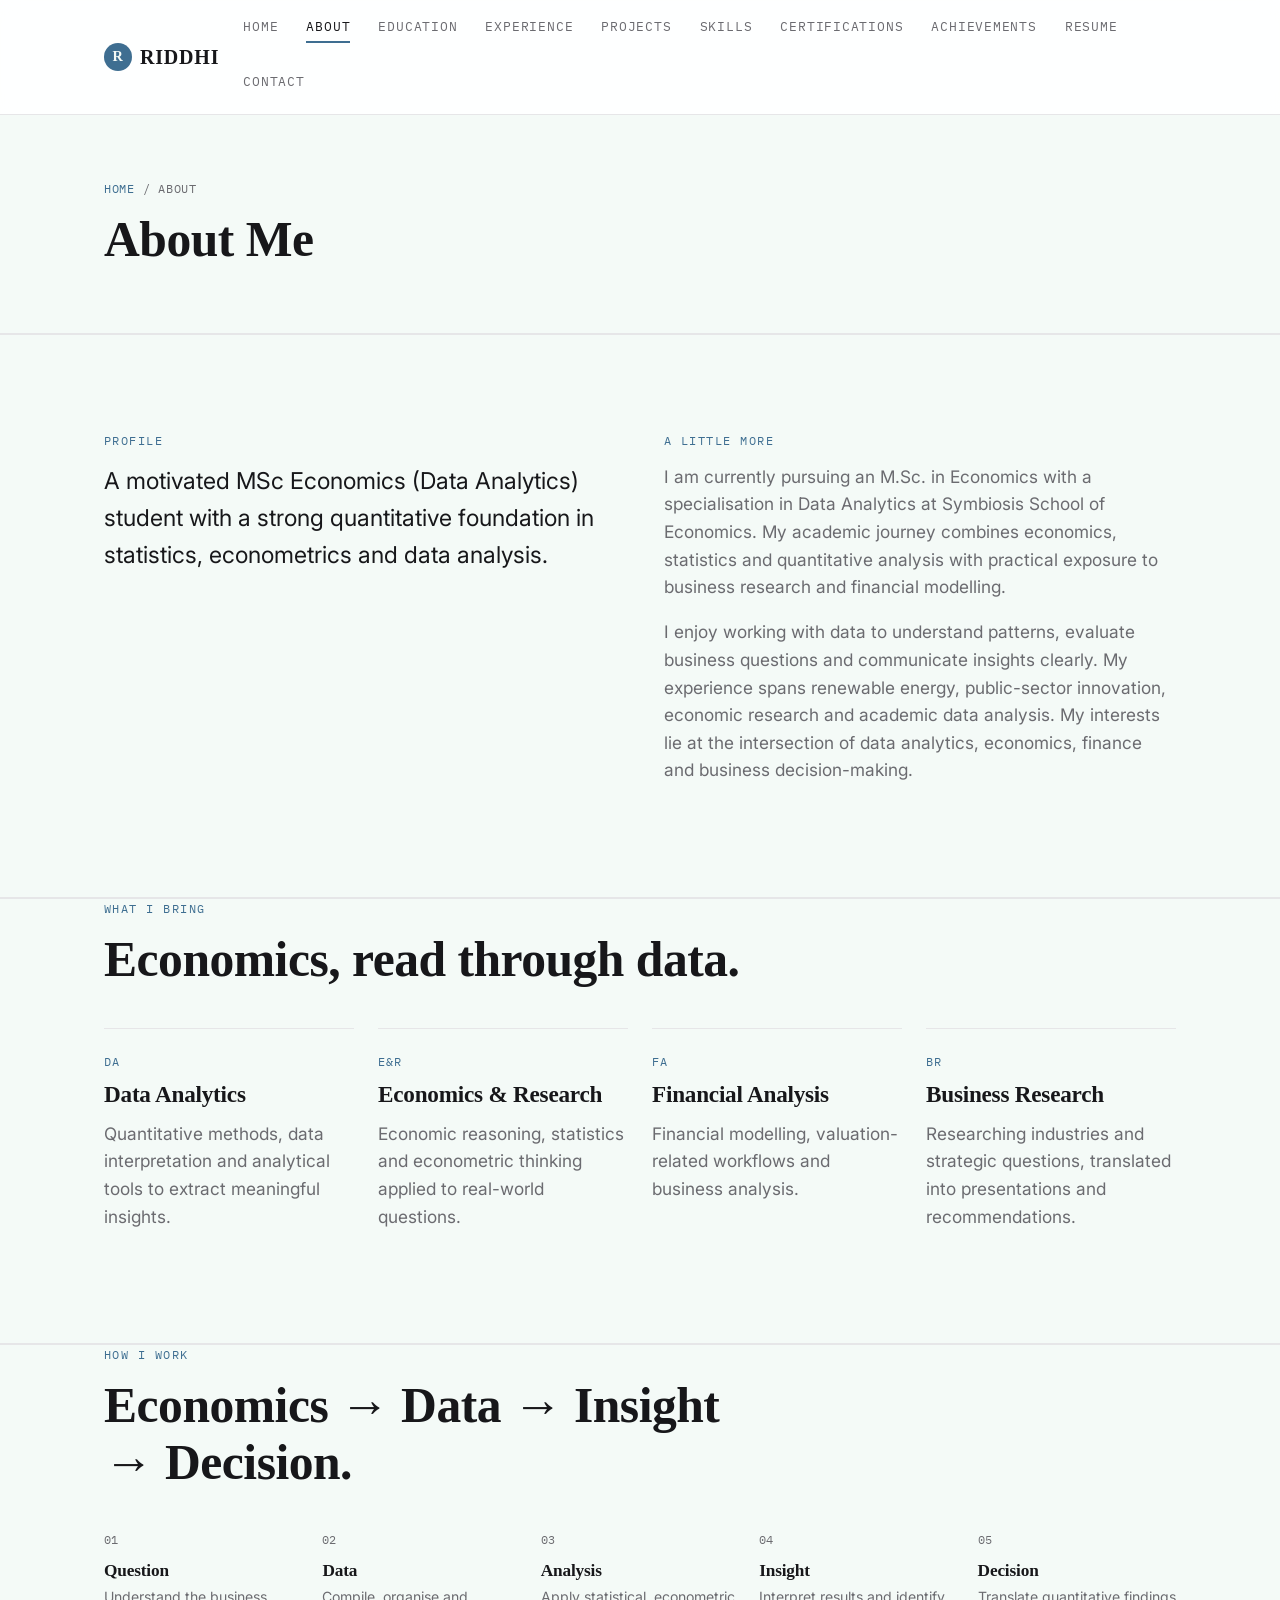
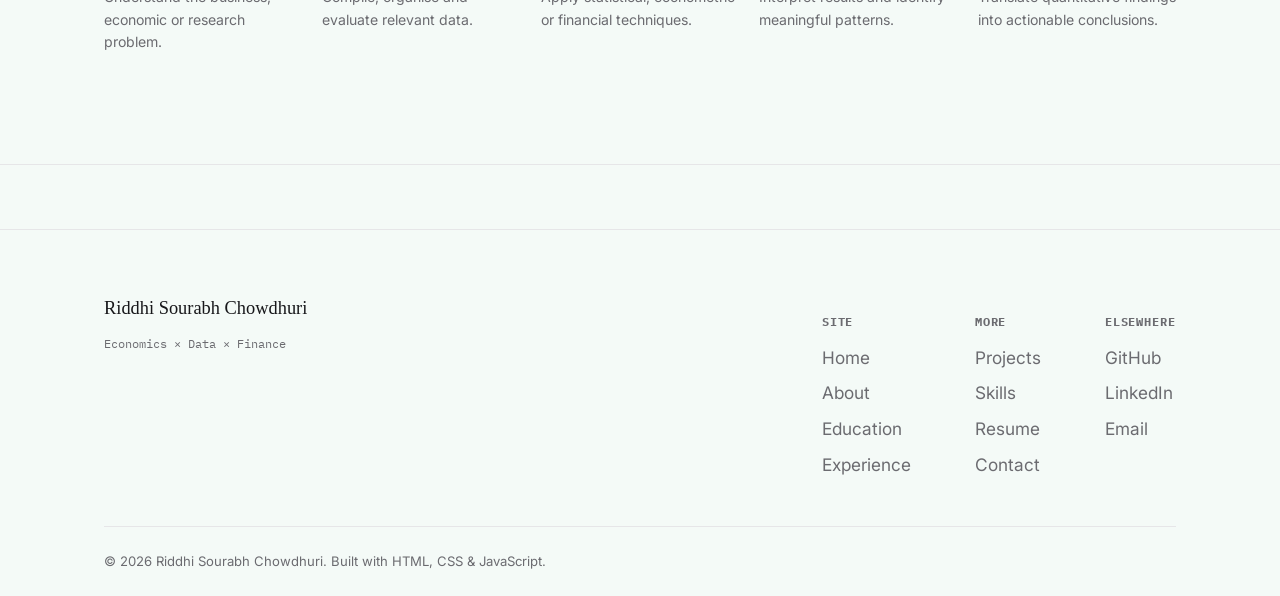
<file: about.html>
<!DOCTYPE html>
<html lang="en">
<head>
<meta charset="UTF-8">
<meta name="viewport" content="width=device-width, initial-scale=1.0">
<title>About | Riddhi Chowdhuri</title>
<meta name="description" content="About Riddhi Sourabh Chowdhuri — MSc Economics (Data Analytics) student.">
<link rel="preconnect" href="https://fonts.googleapis.com">
<link rel="preconnect" href="https://fonts.gstatic.com" crossorigin>
<link href="https://fonts.googleapis.com/css2?family=Newsreader:ital,opsz,wght@0,6..72,500;0,6..72,600;1,6..72,500&family=Inter:wght@400;500;600;700&family=IBM+Plex+Mono:wght@400;500&display=swap" rel="stylesheet">
<link rel="stylesheet" href="css/style.css">
</head>
<body>

<header class="site-nav">
  <div class="nav-inner">
    <a href="index.html" class="brand"><span class="brand-mark">R</span>RIDDHI</a>
    <nav class="nav-links" id="nav-links">
      <a href="index.html">Home</a>
      <a href="about.html">About</a>
      <a href="education.html">Education</a>
      <a href="experience.html">Experience</a>
      <a href="projects.html">Projects</a>
      <a href="skills.html">Skills</a>
      <a href="certifications.html">Certifications</a>
      <a href="achievements.html">Achievements</a>
      <a href="resume.html">Resume</a>
      <a href="contact.html">Contact</a>
    </nav>
    <div class="nav-actions">
      <button class="theme-toggle" aria-label="Switch to dark mode">☾</button>
      <button class="hamburger" aria-label="Open menu" aria-expanded="false"><span></span></button>
    </div>
  </div>
</header>

<main>
  <section class="page-header">
    <div class="container">
      <p class="breadcrumb"><a href="index.html">Home</a> / About</p>
      <h1>About Me</h1>
    </div>
  </section>

  <section class="band">
    <div class="container">
      <div class="grid grid-2" style="gap:3rem; align-items:start;">
        <div class="reveal">
          <p class="eyebrow">Profile</p>
          <p style="font-size:var(--step-1); color:var(--text);">A motivated MSc Economics (Data Analytics) student with a strong quantitative foundation in statistics, econometrics and data analysis.</p>
        </div>
        <div class="reveal">
          <p class="eyebrow">A little more</p>
          <p>I am currently pursuing an M.Sc. in Economics with a specialisation in Data Analytics at Symbiosis School of Economics. My academic journey combines economics, statistics and quantitative analysis with practical exposure to business research and financial modelling.</p>
          <p>I enjoy working with data to understand patterns, evaluate business questions and communicate insights clearly. My experience spans renewable energy, public-sector innovation, economic research and academic data analysis. My interests lie at the intersection of data analytics, economics, finance and business decision-making.</p>
        </div>
      </div>
    </div>
  </section>

  <section class="band" style="padding-top:0;">
    <div class="container">
      <div class="section-head reveal">
        <p class="eyebrow">What I bring</p>
        <h2>Economics, read through data.</h2>
      </div>
      <div class="grid grid-4">
        <div class="card reveal">
          <div class="icon">DA</div>
          <h3>Data Analytics</h3>
          <p>Quantitative methods, data interpretation and analytical tools to extract meaningful insights.</p>
        </div>
        <div class="card reveal">
          <div class="icon">E&R</div>
          <h3>Economics &amp; Research</h3>
          <p>Economic reasoning, statistics and econometric thinking applied to real-world questions.</p>
        </div>
        <div class="card reveal">
          <div class="icon">FA</div>
          <h3>Financial Analysis</h3>
          <p>Financial modelling, valuation-related workflows and business analysis.</p>
        </div>
        <div class="card reveal">
          <div class="icon">BR</div>
          <h3>Business Research</h3>
          <p>Researching industries and strategic questions, translated into presentations and recommendations.</p>
        </div>
      </div>
    </div>
  </section>

  <section class="band" style="padding-top:0;">
    <div class="container">
      <div class="section-head reveal">
        <p class="eyebrow">How I work</p>
        <h2>Economics → Data → Insight → Decision.</h2>
      </div>
      <div class="flow-row reveal" style="display:grid; grid-template-columns:repeat(5,1fr); gap:1.25rem; margin-top:2rem;">
        <div>
          <p class="stat-index">01</p>
          <h3 style="font-size:var(--step-0); margin-bottom:.3em;">Question</h3>
          <p style="font-size:.88rem;">Understand the business, economic or research problem.</p>
        </div>
        <div>
          <p class="stat-index">02</p>
          <h3 style="font-size:var(--step-0); margin-bottom:.3em;">Data</h3>
          <p style="font-size:.88rem;">Compile, organise and evaluate relevant data.</p>
        </div>
        <div>
          <p class="stat-index">03</p>
          <h3 style="font-size:var(--step-0); margin-bottom:.3em;">Analysis</h3>
          <p style="font-size:.88rem;">Apply statistical, econometric or financial techniques.</p>
        </div>
        <div>
          <p class="stat-index">04</p>
          <h3 style="font-size:var(--step-0); margin-bottom:.3em;">Insight</h3>
          <p style="font-size:.88rem;">Interpret results and identify meaningful patterns.</p>
        </div>
        <div>
          <p class="stat-index">05</p>
          <h3 style="font-size:var(--step-0); margin-bottom:.3em;">Decision</h3>
          <p style="font-size:.88rem;">Translate quantitative findings into actionable conclusions.</p>
        </div>
      </div>
    </div>
  </section>
</main>

<footer>
  <div class="container">
    <div class="footer-grid">
      <div>
        <div class="footer-brand">Riddhi Sourabh Chowdhuri</div>
        <span class="tag">Economics × Data × Finance</span>
      </div>
      <div class="footer-links">
        <div class="footer-col">
          <h5>Site</h5>
          <a href="index.html">Home</a>
          <a href="about.html">About</a>
          <a href="education.html">Education</a>
          <a href="experience.html">Experience</a>
        </div>
        <div class="footer-col">
          <h5>More</h5>
          <a href="projects.html">Projects</a>
          <a href="skills.html">Skills</a>
          <a href="resume.html">Resume</a>
          <a href="contact.html">Contact</a>
        </div>
        <div class="footer-col">
          <h5>Elsewhere</h5>
          <a href="https://github.com/riddhichowdhuri" target="_blank" rel="noopener">GitHub</a>
          <a href="https://www.linkedin.com/in/riddhi-chowdhuri-856390242/" target="_blank" rel="noopener">LinkedIn</a>
          <a href="mailto:4riddhi2005@gmail.com">Email</a>
        </div>
      </div>
    </div>
    <div class="footer-bottom">
      <span>© <span data-year>2026</span> Riddhi Sourabh Chowdhuri. Built with HTML, CSS &amp; JavaScript.</span>
    </div>
  </div>
</footer>

<script src="js/script.js"></script>
</body>
</html>
</file>
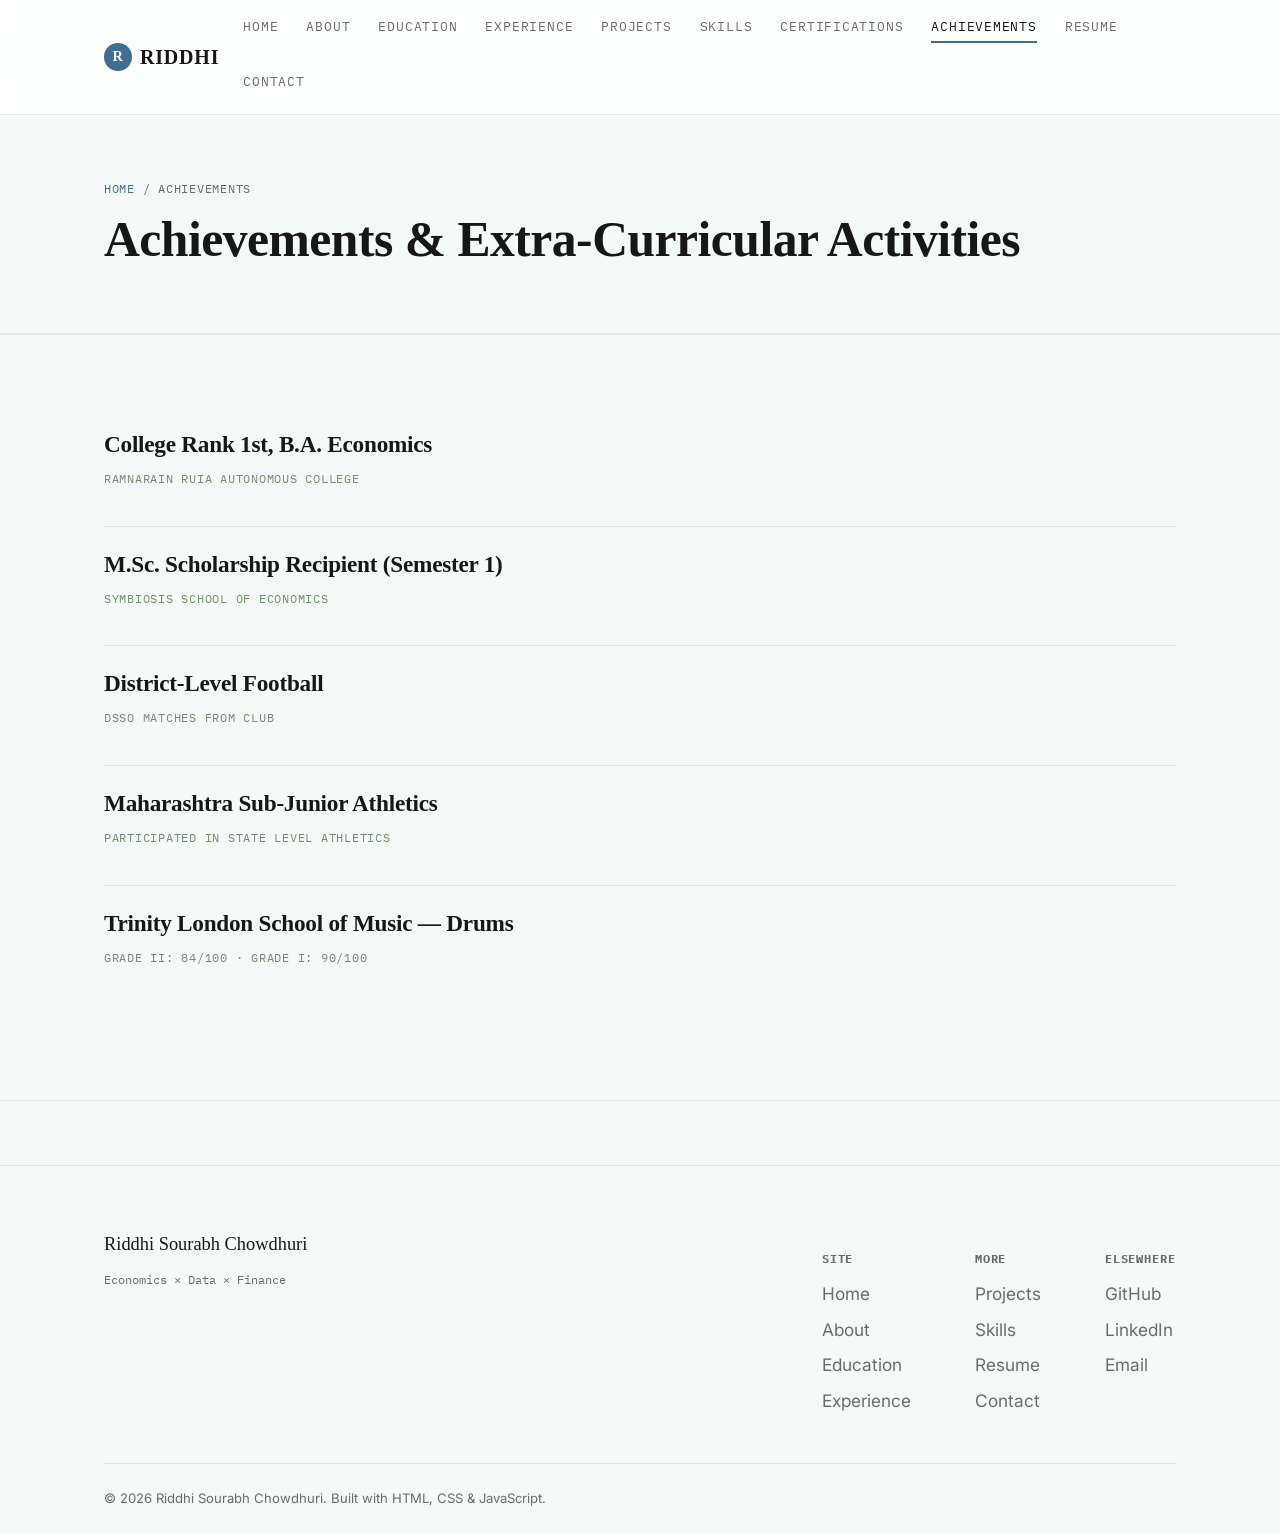
<file: achievements.html>
<!DOCTYPE html>
<html lang="en">
<head>
<meta charset="UTF-8">
<meta name="viewport" content="width=device-width, initial-scale=1.0">
<title>Achievements | Riddhi Chowdhuri</title>
<link rel="preconnect" href="https://fonts.googleapis.com">
<link rel="preconnect" href="https://fonts.gstatic.com" crossorigin>
<link href="https://fonts.googleapis.com/css2?family=Newsreader:ital,opsz,wght@0,6..72,500;0,6..72,600;1,6..72,500&family=Inter:wght@400;500;600;700&family=IBM+Plex+Mono:wght@400;500&display=swap" rel="stylesheet">
<link rel="stylesheet" href="css/style.css">
</head>
<body>

<header class="site-nav">
  <div class="nav-inner">
    <a href="index.html" class="brand"><span class="brand-mark">R</span>RIDDHI</a>
    <nav class="nav-links" id="nav-links">
      <a href="index.html">Home</a>
      <a href="about.html">About</a>
      <a href="education.html">Education</a>
      <a href="experience.html">Experience</a>
      <a href="projects.html">Projects</a>
      <a href="skills.html">Skills</a>
      <a href="certifications.html">Certifications</a>
      <a href="achievements.html">Achievements</a>
      <a href="resume.html">Resume</a>
      <a href="contact.html">Contact</a>
    </nav>
    <div class="nav-actions">
      <button class="theme-toggle" aria-label="Switch to dark mode">☾</button>
      <button class="hamburger" aria-label="Open menu" aria-expanded="false"><span></span></button>
    </div>
  </div>
</header>

<main>
  <section class="page-header">
    <div class="container">
      <p class="breadcrumb"><a href="index.html">Home</a> / Achievements</p>
      <h1>Achievements &amp; Extra-Curricular Activities</h1>
    </div>
  </section>

  <section class="band">
    <div class="container">
      <div class="ach-list">
        <div class="ach-item reveal">
          <div>
            <h3>College Rank 1st, B.A. Economics</h3>
            <p class="cat">Ramnarain Ruia Autonomous College</p>
          </div>
        </div>
        <div class="ach-item reveal">
          <div>
            <h3>M.Sc. Scholarship Recipient (Semester 1)</h3>
            <p class="cat">Symbiosis School of Economics</p>
          </div>
        </div>
        <div class="ach-item reveal">
          <div>
            <h3>District-Level Football</h3>
            <p class="cat">DSSO matches from club</p>
          </div>
        </div>
        <div class="ach-item reveal">
          <div>
            <h3>Maharashtra Sub-Junior Athletics</h3>
            <p class="cat">Participated in State level Athletics</p>
          </div>
        </div>
        <div class="ach-item reveal">
          <div>
            <h3>Trinity London School of Music — Drums</h3>
            <p class="cat">Grade II: 84/100 · Grade I: 90/100</p>
          </div>
        </div>
      </div>
    </div>
  </section>
</main>

<footer>
  <div class="container">
    <div class="footer-grid">
      <div>
        <div class="footer-brand">Riddhi Sourabh Chowdhuri</div>
        <span class="tag">Economics × Data × Finance</span>
      </div>
      <div class="footer-links">
        <div class="footer-col">
          <h5>Site</h5>
          <a href="index.html">Home</a>
          <a href="about.html">About</a>
          <a href="education.html">Education</a>
          <a href="experience.html">Experience</a>
        </div>
        <div class="footer-col">
          <h5>More</h5>
          <a href="projects.html">Projects</a>
          <a href="skills.html">Skills</a>
          <a href="resume.html">Resume</a>
          <a href="contact.html">Contact</a>
        </div>
        <div class="footer-col">
          <h5>Elsewhere</h5>
          <a href="https://github.com/riddhichowdhuri" target="_blank" rel="noopener">GitHub</a>
          <a href="https://www.linkedin.com/in/riddhi-chowdhuri-856390242/" target="_blank" rel="noopener">LinkedIn</a>
          <a href="mailto:4riddhi2005@gmail.com">Email</a>
        </div>
      </div>
    </div>
    <div class="footer-bottom">
      <span>© <span data-year>2026</span> Riddhi Sourabh Chowdhuri. Built with HTML, CSS &amp; JavaScript.</span>
    </div>
  </div>
</footer>

<script src="js/script.js"></script>
</body>
</html>
</file>
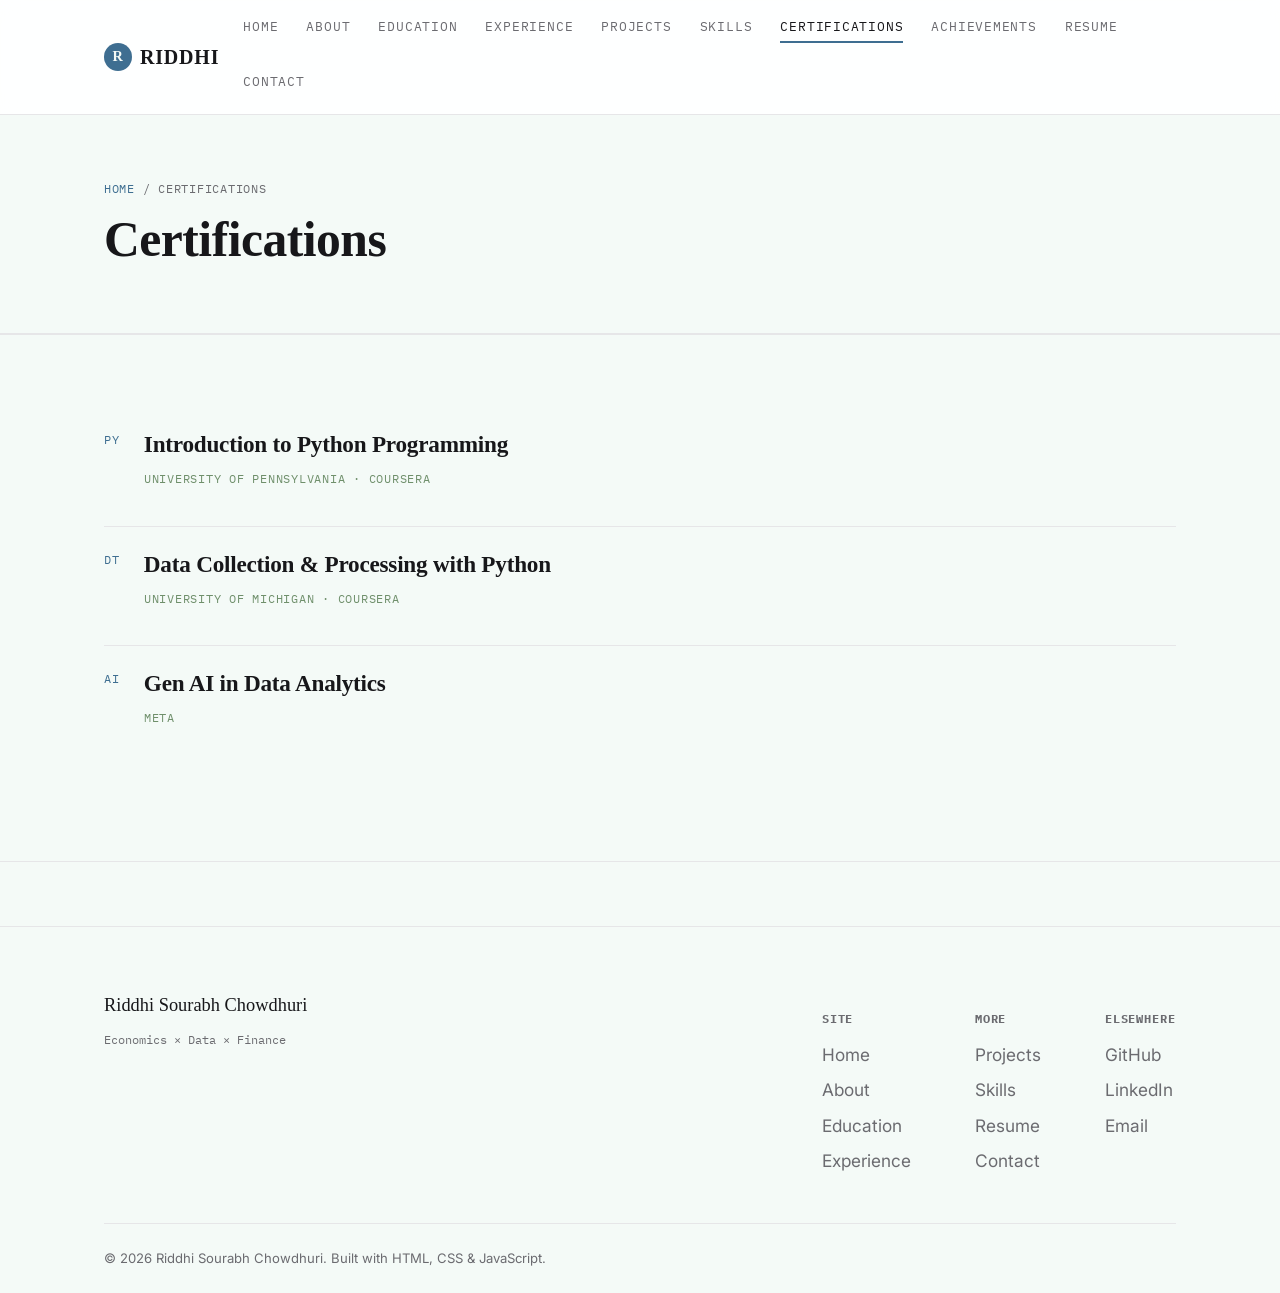
<file: certifications.html>
<!DOCTYPE html>
<html lang="en">
<head>
<meta charset="UTF-8">
<meta name="viewport" content="width=device-width, initial-scale=1.0">
<title>Certifications | Riddhi Chowdhuri</title>
<link rel="preconnect" href="https://fonts.googleapis.com">
<link rel="preconnect" href="https://fonts.gstatic.com" crossorigin>
<link href="https://fonts.googleapis.com/css2?family=Newsreader:ital,opsz,wght@0,6..72,500;0,6..72,600;1,6..72,500&family=Inter:wght@400;500;600;700&family=IBM+Plex+Mono:wght@400;500&display=swap" rel="stylesheet">
<link rel="stylesheet" href="css/style.css">
</head>
<body>

<header class="site-nav">
  <div class="nav-inner">
    <a href="index.html" class="brand"><span class="brand-mark">R</span>RIDDHI</a>
    <nav class="nav-links" id="nav-links">
      <a href="index.html">Home</a>
      <a href="about.html">About</a>
      <a href="education.html">Education</a>
      <a href="experience.html">Experience</a>
      <a href="projects.html">Projects</a>
      <a href="skills.html">Skills</a>
      <a href="certifications.html">Certifications</a>
      <a href="achievements.html">Achievements</a>
      <a href="resume.html">Resume</a>
      <a href="contact.html">Contact</a>
    </nav>
    <div class="nav-actions">
      <button class="theme-toggle" aria-label="Switch to dark mode">☾</button>
      <button class="hamburger" aria-label="Open menu" aria-expanded="false"><span></span></button>
    </div>
  </div>
</header>

<main>
  <section class="page-header">
    <div class="container">
      <p class="breadcrumb"><a href="index.html">Home</a> / Certifications</p>
      <h1>Certifications</h1>
    </div>
  </section>

  <section class="band">
    <div class="container">
      <div class="cert-list">
        <div class="cert-item reveal">
          <div class="icon">Py</div>
          <div>
            <h3>Introduction to Python Programming</h3>
            <p class="cat">University of Pennsylvania · Coursera</p>
          </div>
        </div>
        <div class="cert-item reveal">
          <div class="icon">Dt</div>
          <div>
            <h3>Data Collection &amp; Processing with Python</h3>
            <p class="cat">University of Michigan · Coursera</p>
          </div>
        </div>
        <div class="cert-item reveal">
          <div class="icon">AI</div>
          <div>
            <h3>Gen AI in Data Analytics</h3>
            <p class="cat">Meta</p>
          </div>
        </div>
      </div>
    </div>
  </section>
</main>

<footer>
  <div class="container">
    <div class="footer-grid">
      <div>
        <div class="footer-brand">Riddhi Sourabh Chowdhuri</div>
        <span class="tag">Economics × Data × Finance</span>
      </div>
      <div class="footer-links">
        <div class="footer-col">
          <h5>Site</h5>
          <a href="index.html">Home</a>
          <a href="about.html">About</a>
          <a href="education.html">Education</a>
          <a href="experience.html">Experience</a>
        </div>
        <div class="footer-col">
          <h5>More</h5>
          <a href="projects.html">Projects</a>
          <a href="skills.html">Skills</a>
          <a href="resume.html">Resume</a>
          <a href="contact.html">Contact</a>
        </div>
        <div class="footer-col">
          <h5>Elsewhere</h5>
          <a href="https://github.com/riddhichowdhuri" target="_blank" rel="noopener">GitHub</a>
          <a href="https://www.linkedin.com/in/riddhi-chowdhuri-856390242/" target="_blank" rel="noopener">LinkedIn</a>
          <a href="mailto:4riddhi2005@gmail.com">Email</a>
        </div>
      </div>
    </div>
    <div class="footer-bottom">
      <span>© <span data-year>2026</span> Riddhi Sourabh Chowdhuri. Built with HTML, CSS &amp; JavaScript.</span>
    </div>
  </div>
</footer>

<script src="js/script.js"></script>
</body>
</html>
</file>
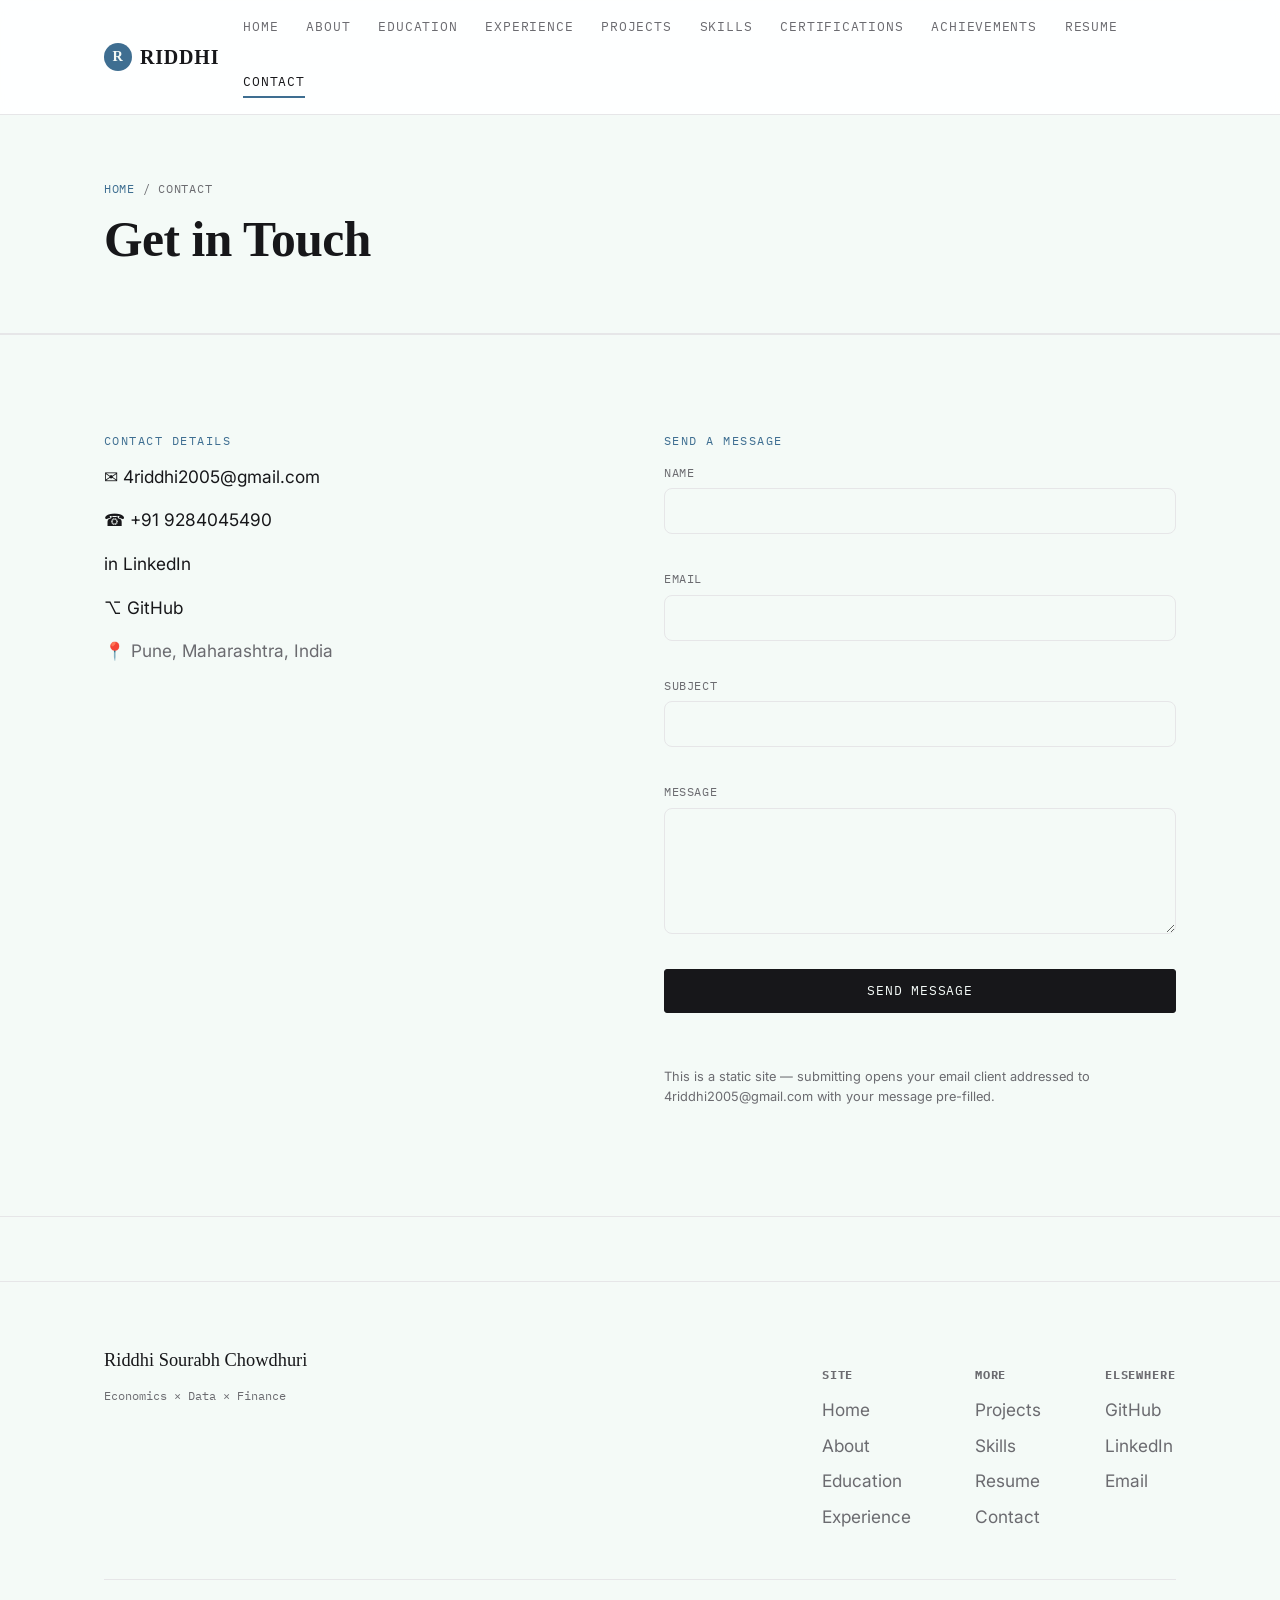
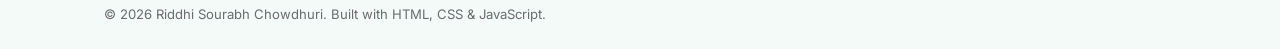
<file: contact.html>
<!DOCTYPE html>
<html lang="en">
<head>
<meta charset="UTF-8">
<meta name="viewport" content="width=device-width, initial-scale=1.0">
<title>Contact | Riddhi Chowdhuri</title>
<link rel="preconnect" href="https://fonts.googleapis.com">
<link rel="preconnect" href="https://fonts.gstatic.com" crossorigin>
<link href="https://fonts.googleapis.com/css2?family=Newsreader:ital,opsz,wght@0,6..72,500;0,6..72,600;1,6..72,500&family=Inter:wght@400;500;600;700&family=IBM+Plex+Mono:wght@400;500&display=swap" rel="stylesheet">
<link rel="stylesheet" href="css/style.css">
</head>
<body>

<header class="site-nav">
  <div class="nav-inner">
    <a href="index.html" class="brand"><span class="brand-mark">R</span>RIDDHI</a>
    <nav class="nav-links" id="nav-links">
      <a href="index.html">Home</a>
      <a href="about.html">About</a>
      <a href="education.html">Education</a>
      <a href="experience.html">Experience</a>
      <a href="projects.html">Projects</a>
      <a href="skills.html">Skills</a>
      <a href="certifications.html">Certifications</a>
      <a href="achievements.html">Achievements</a>
      <a href="resume.html">Resume</a>
      <a href="contact.html">Contact</a>
    </nav>
    <div class="nav-actions">
      <button class="theme-toggle" aria-label="Switch to dark mode">☾</button>
      <button class="hamburger" aria-label="Open menu" aria-expanded="false"><span></span></button>
    </div>
  </div>
</header>

<main>
  <section class="page-header">
    <div class="container">
      <p class="breadcrumb"><a href="index.html">Home</a> / Contact</p>
      <h1>Get in Touch</h1>
    </div>
  </section>

  <section class="band">
    <div class="container">
      <div class="grid grid-2" style="gap:3rem; align-items:start;">

        <div class="reveal">
          <p class="eyebrow">Contact details</p>
          <div class="contact-info">
            <a href="mailto:4riddhi2005@gmail.com">✉ 4riddhi2005@gmail.com</a>
            <a href="tel:+919284045490">☎ +91 9284045490</a>
            <a href="https://www.linkedin.com/in/riddhi-chowdhuri-856390242/" target="_blank" rel="noopener">in LinkedIn</a>
            <a href="https://github.com/riddhichowdhuri" target="_blank" rel="noopener">⌥ GitHub</a>
            <span style="color:var(--text-muted);">📍 Pune, Maharashtra, India</span>
          </div>
        </div>

        <div class="reveal">
          <p class="eyebrow">Send a message</p>
          <form id="contact-form" class="form-grid" novalidate>
            <div class="field">
              <label for="name">Name</label>
              <input type="text" id="name" name="name" required>
              <span class="field-error" id="name-error"></span>
            </div>
            <div class="field">
              <label for="email">Email</label>
              <input type="email" id="email" name="email" required>
              <span class="field-error" id="email-error"></span>
            </div>
            <div class="field">
              <label for="subject">Subject</label>
              <input type="text" id="subject" name="subject">
              <span class="field-error" id="subject-error"></span>
            </div>
            <div class="field">
              <label for="message">Message</label>
              <textarea id="message" name="message" rows="5" required></textarea>
              <span class="field-error" id="message-error"></span>
            </div>
            <button type="submit" class="btn btn-primary" style="align-self:flex-start;">Send Message</button>
            <p class="form-status" role="status"></p>
          </form>
          <p style="font-size:.8rem; margin-top:.5rem;">This is a static site — submitting opens your email client addressed to 4riddhi2005@gmail.com with your message pre-filled.</p>
        </div>

      </div>
    </div>
  </section>
</main>

<footer>
  <div class="container">
    <div class="footer-grid">
      <div>
        <div class="footer-brand">Riddhi Sourabh Chowdhuri</div>
        <span class="tag">Economics × Data × Finance</span>
      </div>
      <div class="footer-links">
        <div class="footer-col">
          <h5>Site</h5>
          <a href="index.html">Home</a>
          <a href="about.html">About</a>
          <a href="education.html">Education</a>
          <a href="experience.html">Experience</a>
        </div>
        <div class="footer-col">
          <h5>More</h5>
          <a href="projects.html">Projects</a>
          <a href="skills.html">Skills</a>
          <a href="resume.html">Resume</a>
          <a href="contact.html">Contact</a>
        </div>
        <div class="footer-col">
          <h5>Elsewhere</h5>
          <a href="https://github.com/riddhichowdhuri" target="_blank" rel="noopener">GitHub</a>
          <a href="https://www.linkedin.com/in/riddhi-chowdhuri-856390242/" target="_blank" rel="noopener">LinkedIn</a>
          <a href="mailto:4riddhi2005@gmail.com">Email</a>
        </div>
      </div>
    </div>
    <div class="footer-bottom">
      <span>© <span data-year>2026</span> Riddhi Sourabh Chowdhuri. Built with HTML, CSS &amp; JavaScript.</span>
    </div>
  </div>
</footer>

<script src="js/script.js"></script>
</body>
</html>
</file>
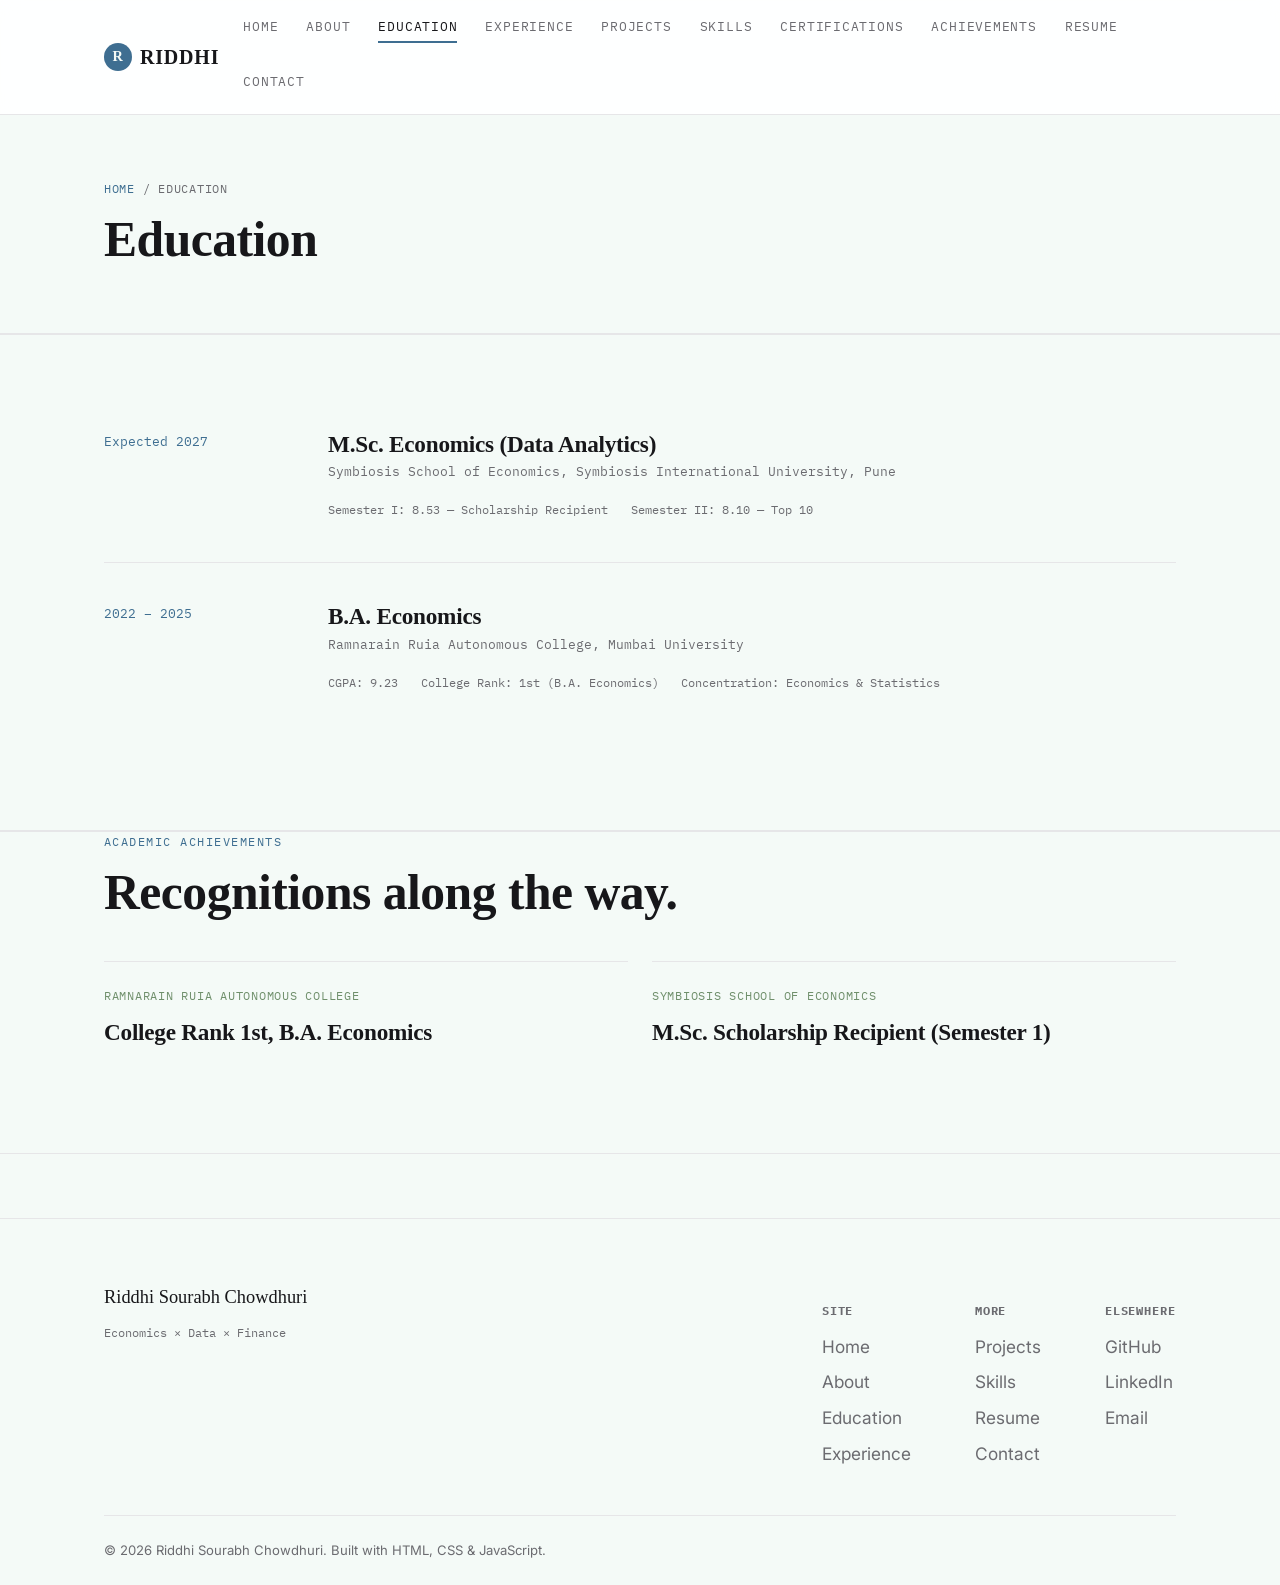
<file: education.html>
<!DOCTYPE html>
<html lang="en">
<head>
<meta charset="UTF-8">
<meta name="viewport" content="width=device-width, initial-scale=1.0">
<title>Education | Riddhi Chowdhuri</title>
<link rel="preconnect" href="https://fonts.googleapis.com">
<link rel="preconnect" href="https://fonts.gstatic.com" crossorigin>
<link href="https://fonts.googleapis.com/css2?family=Newsreader:ital,opsz,wght@0,6..72,500;0,6..72,600;1,6..72,500&family=Inter:wght@400;500;600;700&family=IBM+Plex+Mono:wght@400;500&display=swap" rel="stylesheet">
<link rel="stylesheet" href="css/style.css">
</head>
<body>

<header class="site-nav">
  <div class="nav-inner">
    <a href="index.html" class="brand"><span class="brand-mark">R</span>RIDDHI</a>
    <nav class="nav-links" id="nav-links">
      <a href="index.html">Home</a>
      <a href="about.html">About</a>
      <a href="education.html">Education</a>
      <a href="experience.html">Experience</a>
      <a href="projects.html">Projects</a>
      <a href="skills.html">Skills</a>
      <a href="certifications.html">Certifications</a>
      <a href="achievements.html">Achievements</a>
      <a href="resume.html">Resume</a>
      <a href="contact.html">Contact</a>
    </nav>
    <div class="nav-actions">
      <button class="theme-toggle" aria-label="Switch to dark mode">☾</button>
      <button class="hamburger" aria-label="Open menu" aria-expanded="false"><span></span></button>
    </div>
  </div>
</header>

<main>
  <section class="page-header">
    <div class="container">
      <p class="breadcrumb"><a href="index.html">Home</a> / Education</p>
      <h1>Education</h1>
    </div>
  </section>

  <section class="band">
    <div class="container">
      <div class="timeline">
        <div class="timeline-item reveal">
          <div class="timeline-date">Expected 2027</div>
          <div>
            <h3>M.Sc. Economics (Data Analytics)</h3>
            <span class="timeline-org">Symbiosis School of Economics, Symbiosis International University, Pune</span>
            <div>
              <span class="score-pill">Semester I: 8.53 — Scholarship Recipient</span>
              <span class="score-pill">Semester II: 8.10 — Top 10</span>
            </div>
          </div>
        </div>

        <div class="timeline-item reveal">
          <div class="timeline-date">2022 – 2025</div>
          <div>
            <h3>B.A. Economics</h3>
            <span class="timeline-org">Ramnarain Ruia Autonomous College, Mumbai University</span>
            <div>
              <span class="score-pill">CGPA: 9.23</span>
              <span class="score-pill">College Rank: 1st (B.A. Economics)</span>
              <span class="score-pill">Concentration: Economics &amp; Statistics</span>
            </div>
          </div>
        </div>
      </div>
    </div>
  </section>

  <section class="band" style="padding-top:0;">
    <div class="container">
      <div class="section-head reveal">
        <p class="eyebrow">Academic achievements</p>
        <h2>Recognitions along the way.</h2>
      </div>
      <div class="grid grid-2">
        <div class="card reveal">
          <p class="cat">Ramnarain Ruia Autonomous College</p>
          <h3>College Rank 1st, B.A. Economics</h3>
        </div>
        <div class="card reveal">
          <p class="cat">Symbiosis School of Economics</p>
          <h3>M.Sc. Scholarship Recipient (Semester 1)</h3>
        </div>
      </div>
    </div>
  </section>
</main>

<footer>
  <div class="container">
    <div class="footer-grid">
      <div>
        <div class="footer-brand">Riddhi Sourabh Chowdhuri</div>
        <span class="tag">Economics × Data × Finance</span>
      </div>
      <div class="footer-links">
        <div class="footer-col">
          <h5>Site</h5>
          <a href="index.html">Home</a>
          <a href="about.html">About</a>
          <a href="education.html">Education</a>
          <a href="experience.html">Experience</a>
        </div>
        <div class="footer-col">
          <h5>More</h5>
          <a href="projects.html">Projects</a>
          <a href="skills.html">Skills</a>
          <a href="resume.html">Resume</a>
          <a href="contact.html">Contact</a>
        </div>
        <div class="footer-col">
          <h5>Elsewhere</h5>
          <a href="https://github.com/riddhichowdhuri" target="_blank" rel="noopener">GitHub</a>
          <a href="https://www.linkedin.com/in/riddhi-chowdhuri-856390242/" target="_blank" rel="noopener">LinkedIn</a>
          <a href="mailto:4riddhi2005@gmail.com">Email</a>
        </div>
      </div>
    </div>
    <div class="footer-bottom">
      <span>© <span data-year>2026</span> Riddhi Sourabh Chowdhuri. Built with HTML, CSS &amp; JavaScript.</span>
    </div>
  </div>
</footer>

<script src="js/script.js"></script>
</body>
</html>
</file>
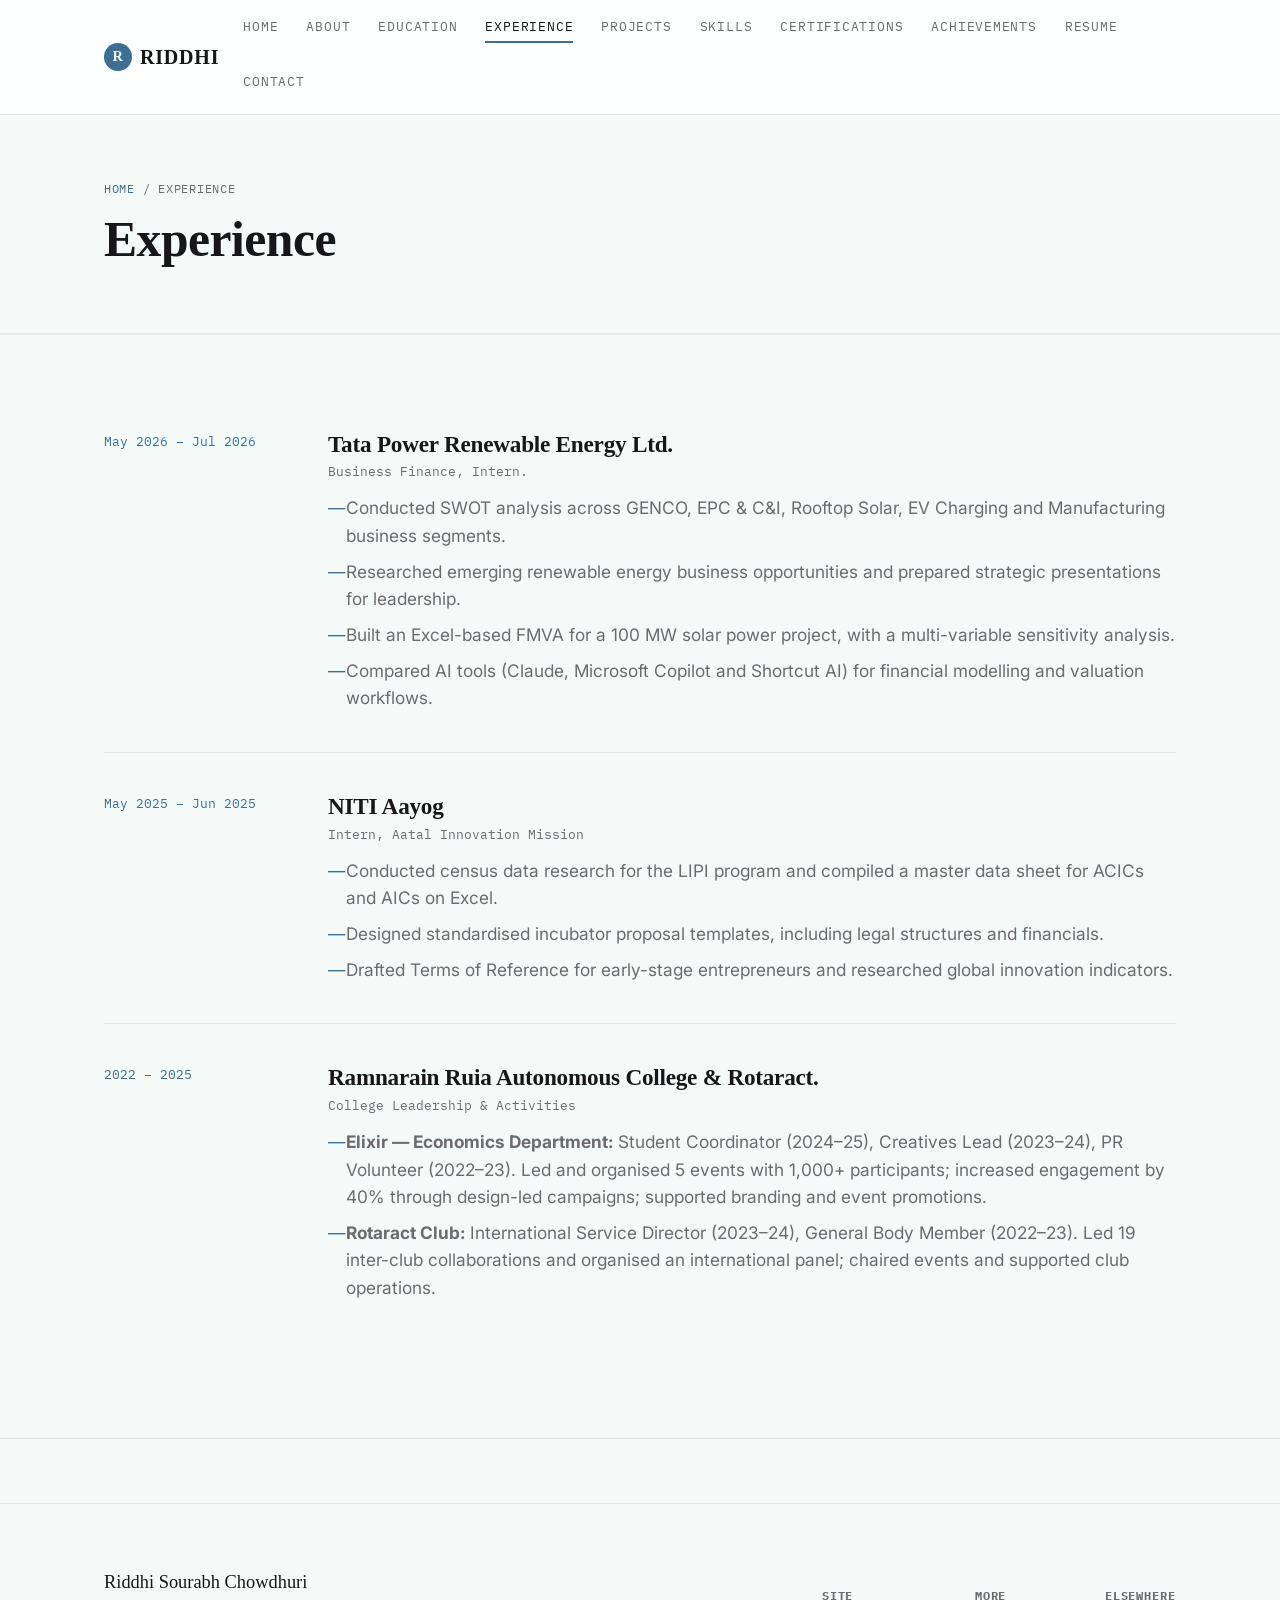
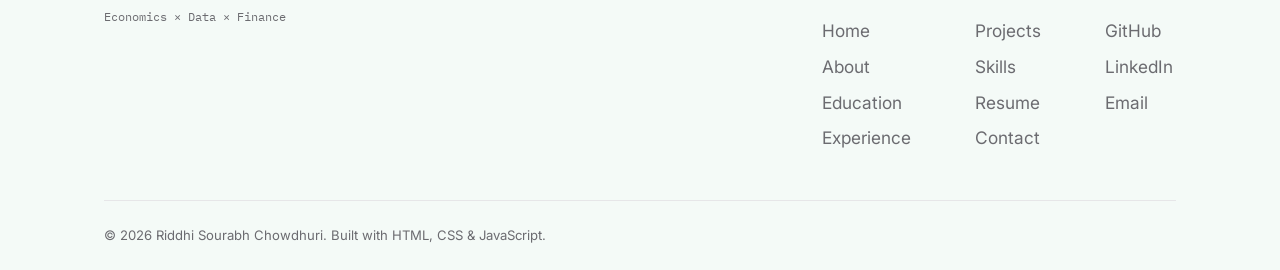
<file: experience.html>
<!DOCTYPE html>
<html lang="en">
<head>
<meta charset="UTF-8">
<meta name="viewport" content="width=device-width, initial-scale=1.0">
<title>Experience | Riddhi Chowdhuri</title>
<link rel="preconnect" href="https://fonts.googleapis.com">
<link rel="preconnect" href="https://fonts.gstatic.com" crossorigin>
<link href="https://fonts.googleapis.com/css2?family=Newsreader:ital,opsz,wght@0,6..72,500;0,6..72,600;1,6..72,500&family=Inter:wght@400;500;600;700&family=IBM+Plex+Mono:wght@400;500&display=swap" rel="stylesheet">
<link rel="stylesheet" href="css/style.css">
</head>
<body>

<header class="site-nav">
  <div class="nav-inner">
    <a href="index.html" class="brand"><span class="brand-mark">R</span>RIDDHI</a>
    <nav class="nav-links" id="nav-links">
      <a href="index.html">Home</a>
      <a href="about.html">About</a>
      <a href="education.html">Education</a>
      <a href="experience.html">Experience</a>
      <a href="projects.html">Projects</a>
      <a href="skills.html">Skills</a>
      <a href="certifications.html">Certifications</a>
      <a href="achievements.html">Achievements</a>
      <a href="resume.html">Resume</a>
      <a href="contact.html">Contact</a>
    </nav>
    <div class="nav-actions">
      <button class="theme-toggle" aria-label="Switch to dark mode">☾</button>
      <button class="hamburger" aria-label="Open menu" aria-expanded="false"><span></span></button>
    </div>
  </div>
</header>

<main>
  <section class="page-header">
    <div class="container">
      <p class="breadcrumb"><a href="index.html">Home</a> / Experience</p>
      <h1>Experience</h1>
    </div>
  </section>

  <section class="band">
    <div class="container">
      <div class="timeline">
        <div class="timeline-item reveal">
          <div class="timeline-date">May 2026 – Jul 2026</div>
          <div>
            <h3>Tata Power Renewable Energy Ltd.</h3>
            <span class="timeline-org">Business Finance, Intern.</span>
            <ul>
              <li>Conducted SWOT analysis across GENCO, EPC &amp; C&amp;I, Rooftop Solar, EV Charging and Manufacturing business segments.</li>
              <li>Researched emerging renewable energy business opportunities and prepared strategic presentations for leadership.</li>
              <li>Built an Excel-based FMVA for a 100 MW solar power project, with a multi-variable sensitivity analysis.</li>
              <li>Compared AI tools (Claude, Microsoft Copilot and Shortcut AI) for financial modelling and valuation workflows.</li>
            </ul>
          </div>
        </div>

        <div class="timeline-item reveal">
          <div class="timeline-date">May 2025 – Jun 2025</div>
          <div>
            <h3>NITI Aayog</h3>
            <span class="timeline-org">Intern, Aatal Innovation Mission</span>
            <ul>
              <li>Conducted census data research for the LIPI program and compiled a master data sheet for ACICs and AICs on Excel.</li>
              <li>Designed standardised incubator proposal templates, including legal structures and financials.</li>
              <li>Drafted Terms of Reference for early-stage entrepreneurs and researched global innovation indicators.</li>
            </ul>
          </div>
        </div>

        <div class="timeline-item reveal">
          <div class="timeline-date">2022 – 2025</div>
          <div>
            <h3>Ramnarain Ruia Autonomous College & Rotaract.</h3>
            <span class="timeline-org">College Leadership &amp; Activities</span>
            <ul>
              <li><strong>Elixir — Economics Department:</strong> Student Coordinator (2024–25), Creatives Lead (2023–24), PR Volunteer (2022–23). Led and organised 5 events with 1,000+ participants; increased engagement by 40% through design-led campaigns; supported branding and event promotions.</li>
              <li><strong>Rotaract Club:</strong> International Service Director (2023–24), General Body Member (2022–23). Led 19 inter-club collaborations and organised an international panel; chaired events and supported club operations.</li>
            </ul>
          </div>
        </div>
      </div>
    </div>
  </section>
</main>

<footer>
  <div class="container">
    <div class="footer-grid">
      <div>
        <div class="footer-brand">Riddhi Sourabh Chowdhuri</div>
        <span class="tag">Economics × Data × Finance</span>
      </div>
      <div class="footer-links">
        <div class="footer-col">
          <h5>Site</h5>
          <a href="index.html">Home</a>
          <a href="about.html">About</a>
          <a href="education.html">Education</a>
          <a href="experience.html">Experience</a>
        </div>
        <div class="footer-col">
          <h5>More</h5>
          <a href="projects.html">Projects</a>
          <a href="skills.html">Skills</a>
          <a href="resume.html">Resume</a>
          <a href="contact.html">Contact</a>
        </div>
        <div class="footer-col">
          <h5>Elsewhere</h5>
          <a href="https://github.com/riddhichowdhuri" target="_blank" rel="noopener">GitHub</a>
          <a href="https://www.linkedin.com/in/riddhi-chowdhuri-856390242/" target="_blank" rel="noopener">LinkedIn</a>
          <a href="mailto:4riddhi2005@gmail.com">Email</a>
        </div>
      </div>
    </div>
    <div class="footer-bottom">
      <span>© <span data-year>2026</span> Riddhi Sourabh Chowdhuri. Built with HTML, CSS &amp; JavaScript.</span>
    </div>
  </div>
</footer>

<script src="js/script.js"></script>
</body>
</html>
</file>
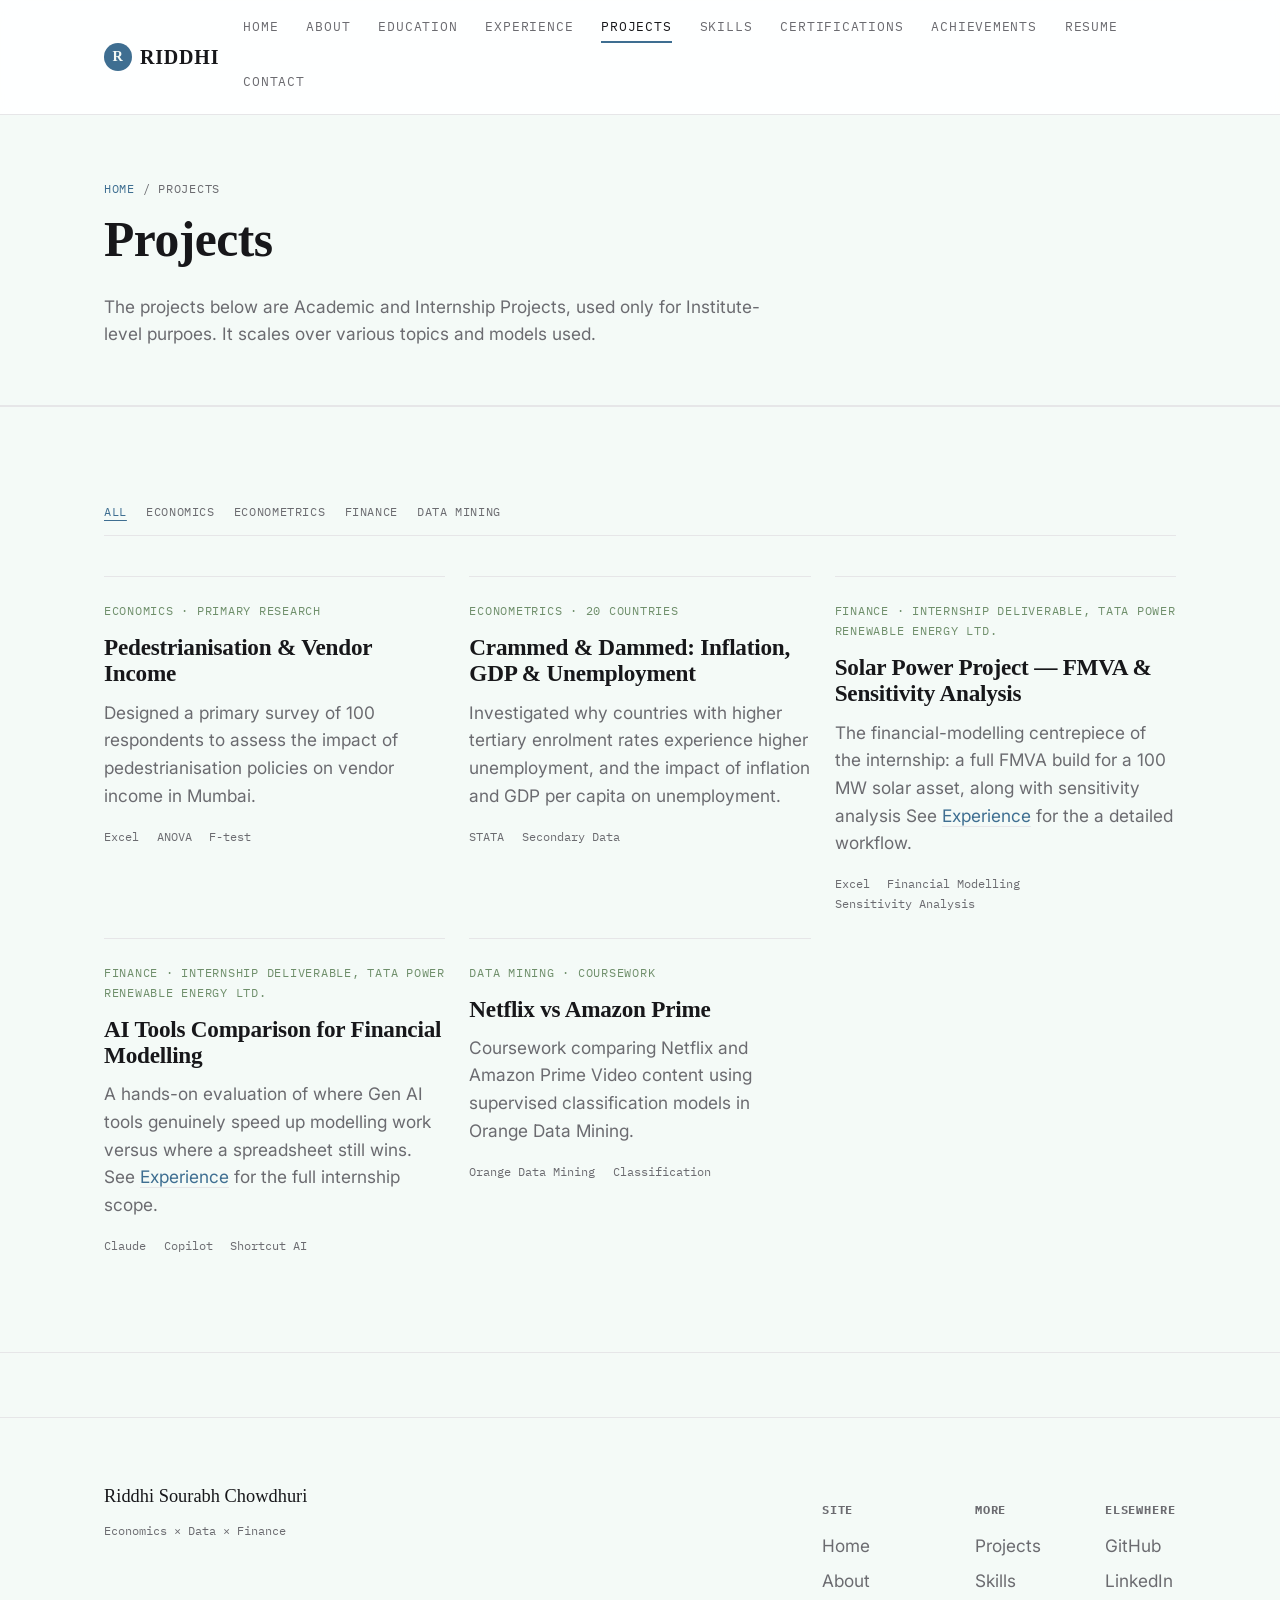
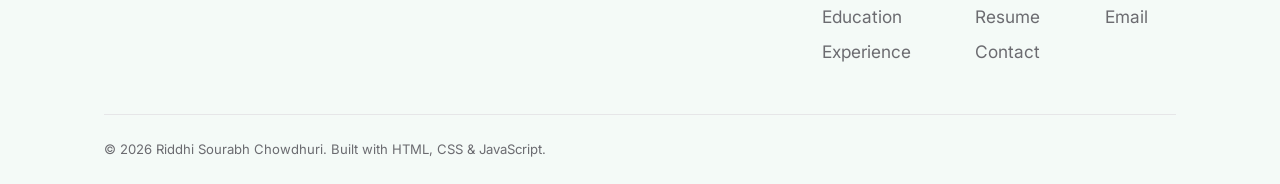
<file: projects.html>
<!DOCTYPE html>
<html lang="en">
<head>
<meta charset="UTF-8">
<meta name="viewport" content="width=device-width, initial-scale=1.0">
<title>Projects | Riddhi Chowdhuri</title>
<link rel="preconnect" href="https://fonts.googleapis.com">
<link rel="preconnect" href="https://fonts.gstatic.com" crossorigin>
<link href="https://fonts.googleapis.com/css2?family=Newsreader:ital,opsz,wght@0,6..72,500;0,6..72,600;1,6..72,500&family=Inter:wght@400;500;600;700&family=IBM+Plex+Mono:wght@400;500&display=swap" rel="stylesheet">
<link rel="stylesheet" href="css/style.css">
</head>

<body>

<header class="site-nav">
  <div class="nav-inner">
    <a href="index.html" class="brand"><span class="brand-mark">R</span>RIDDHI</a>

    <nav class="nav-links" id="nav-links">
      <a href="index.html">Home</a>
      <a href="about.html">About</a>
      <a href="education.html">Education</a>
      <a href="experience.html">Experience</a>
      <a href="projects.html">Projects</a>
      <a href="skills.html">Skills</a>
      <a href="certifications.html">Certifications</a>
      <a href="achievements.html">Achievements</a>
      <a href="resume.html">Resume</a>
      <a href="contact.html">Contact</a>
    </nav>

    <div class="nav-actions">
      <button class="theme-toggle" aria-label="Switch to dark mode">☾</button>
      <button class="hamburger" aria-label="Open menu" aria-expanded="false">
        <span></span>
      </button>
    </div>
  </div>
</header>


<main>

  <section class="page-header">
    <div class="container">
      <p class="breadcrumb"><a href="index.html">Home</a> / Projects</p>
      <h1>Projects</h1>
      <p style="max-width:60ch; margin-top:1rem;">
        The projects below are Academic and Internship Projects, used only for Institute-level purpoes. It scales over various topics and models used.
      </p>
    </div>
  </section>


  <section class="band">
    <div class="container">

      <div class="filter-bar">
        <button class="filter-btn active" data-filter="all">All</button>
        <button class="filter-btn" data-filter="economics">Economics</button>
        <button class="filter-btn" data-filter="econometrics">Econometrics</button>
        <button class="filter-btn" data-filter="finance">Finance</button>
        <button class="filter-btn" data-filter="data-mining">Data Mining</button>
      </div>


      <div class="grid grid-3">


        <!-- PROJECT 1 -->
        <div class="card reveal project-card" data-category="economics">
          <p class="cat">Economics · Primary Research</p>
          <h3>Pedestrianisation &amp; Vendor Income</h3>
          <p>
            Designed a primary survey of 100 respondents to assess the impact of pedestrianisation policies on vendor income in Mumbai.
          </p>
          <div class="meta-row">
            <span class="chip">Excel</span>
            <span class="chip">ANOVA</span>
            <span class="chip">F-test</span>
          </div>
        </div>


        <!-- PROJECT 2 -->
        <div class="card reveal project-card" data-category="econometrics">
          <p class="cat">Econometrics · 20 Countries</p>
          <h3>Crammed &amp; Dammed: Inflation, GDP &amp; Unemployment</h3>
          <p>
            Investigated why countries with higher tertiary enrolment rates experience higher unemployment, and the impact of inflation and GDP per capita on unemployment.
          </p>
          <div class="meta-row">
            <span class="chip">STATA</span>
            <span class="chip">Secondary Data</span>
          </div>
        </div>


        <!-- PROJECT 3 -->
        <div class="card reveal project-card" data-category="finance">
          <p class="cat">Finance · Internship Deliverable, Tata Power Renewable Energy Ltd.</p>
          <h3>Solar Power Project — FMVA &amp; Sensitivity Analysis</h3>
          <p>
            The financial-modelling centrepiece of the internship: a full FMVA build for a 100 MW solar asset, along with sensitivity analysis See <a href="experience.html" class="link">Experience</a> for the a detailed workflow.
          </p>
          <div class="meta-row">
            <span class="chip">Excel</span>
            <span class="chip">Financial Modelling</span>
            <span class="chip">Sensitivity Analysis</span>
          </div>
        </div>


        <!-- PROJECT 4 -->
        <div class="card reveal project-card" data-category="finance">
          <p class="cat">Finance · Internship Deliverable, Tata Power Renewable Energy Ltd.</p>
          <h3>AI Tools Comparison for Financial Modelling</h3>
          <p>
            A hands-on evaluation of where Gen AI tools genuinely speed up modelling work versus where a spreadsheet still wins. See <a href="experience.html" class="link">Experience</a> for the full internship scope.
          </p>
          <div class="meta-row">
            <span class="chip">Claude</span>
            <span class="chip">Copilot</span>
            <span class="chip">Shortcut AI</span>
          </div>
        </div>


        <!-- PROJECT 5 -->
        <div class="card reveal project-card" data-category="data-mining">
          <p class="cat">Data Mining · Coursework</p>
          <h3>Netflix vs Amazon Prime</h3>
          <p>
            Coursework comparing Netflix and Amazon Prime Video content using supervised classification models in Orange Data Mining.
          </p>
          <div class="meta-row">
            <span class="chip">Orange Data Mining</span>
            <span class="chip">Classification</span>
          </div>
        </div>


      </div>
    </div>
  </section>

</main>


<div class="modal-overlay">
  <div class="modal">
    <button class="modal-close" aria-label="Close">✕</button>
    <div class="modal-body"></div>
  </div>
</div>


<footer>
  <div class="container">

    <div class="footer-grid">

      <div>
        <div class="footer-brand">Riddhi Sourabh Chowdhuri</div>
        <span class="tag">Economics × Data × Finance</span>
      </div>

      <div class="footer-links">

        <div class="footer-col">
          <h5>Site</h5>
          <a href="index.html">Home</a>
          <a href="about.html">About</a>
          <a href="education.html">Education</a>
          <a href="experience.html">Experience</a>
        </div>

        <div class="footer-col">
          <h5>More</h5>
          <a href="projects.html">Projects</a>
          <a href="skills.html">Skills</a>
          <a href="resume.html">Resume</a>
          <a href="contact.html">Contact</a>
        </div>

        <div class="footer-col">
          <h5>Elsewhere</h5>
          <a href="https://github.com/riddhichowdhuri" target="_blank" rel="noopener">GitHub</a>
          <a href="https://www.linkedin.com/in/riddhi-chowdhuri-856390242/" target="_blank" rel="noopener">LinkedIn</a>
          <a href="mailto:4riddhi2005@gmail.com">Email</a>
        </div>

      </div>
    </div>

    <div class="footer-bottom">
      <span>
        © <span data-year>2026</span> Riddhi Sourabh Chowdhuri. Built with HTML, CSS &amp; JavaScript.
      </span>
    </div>

  </div>
</footer>


<script src="js/script.js"></script>

</body>
</html>
</file>
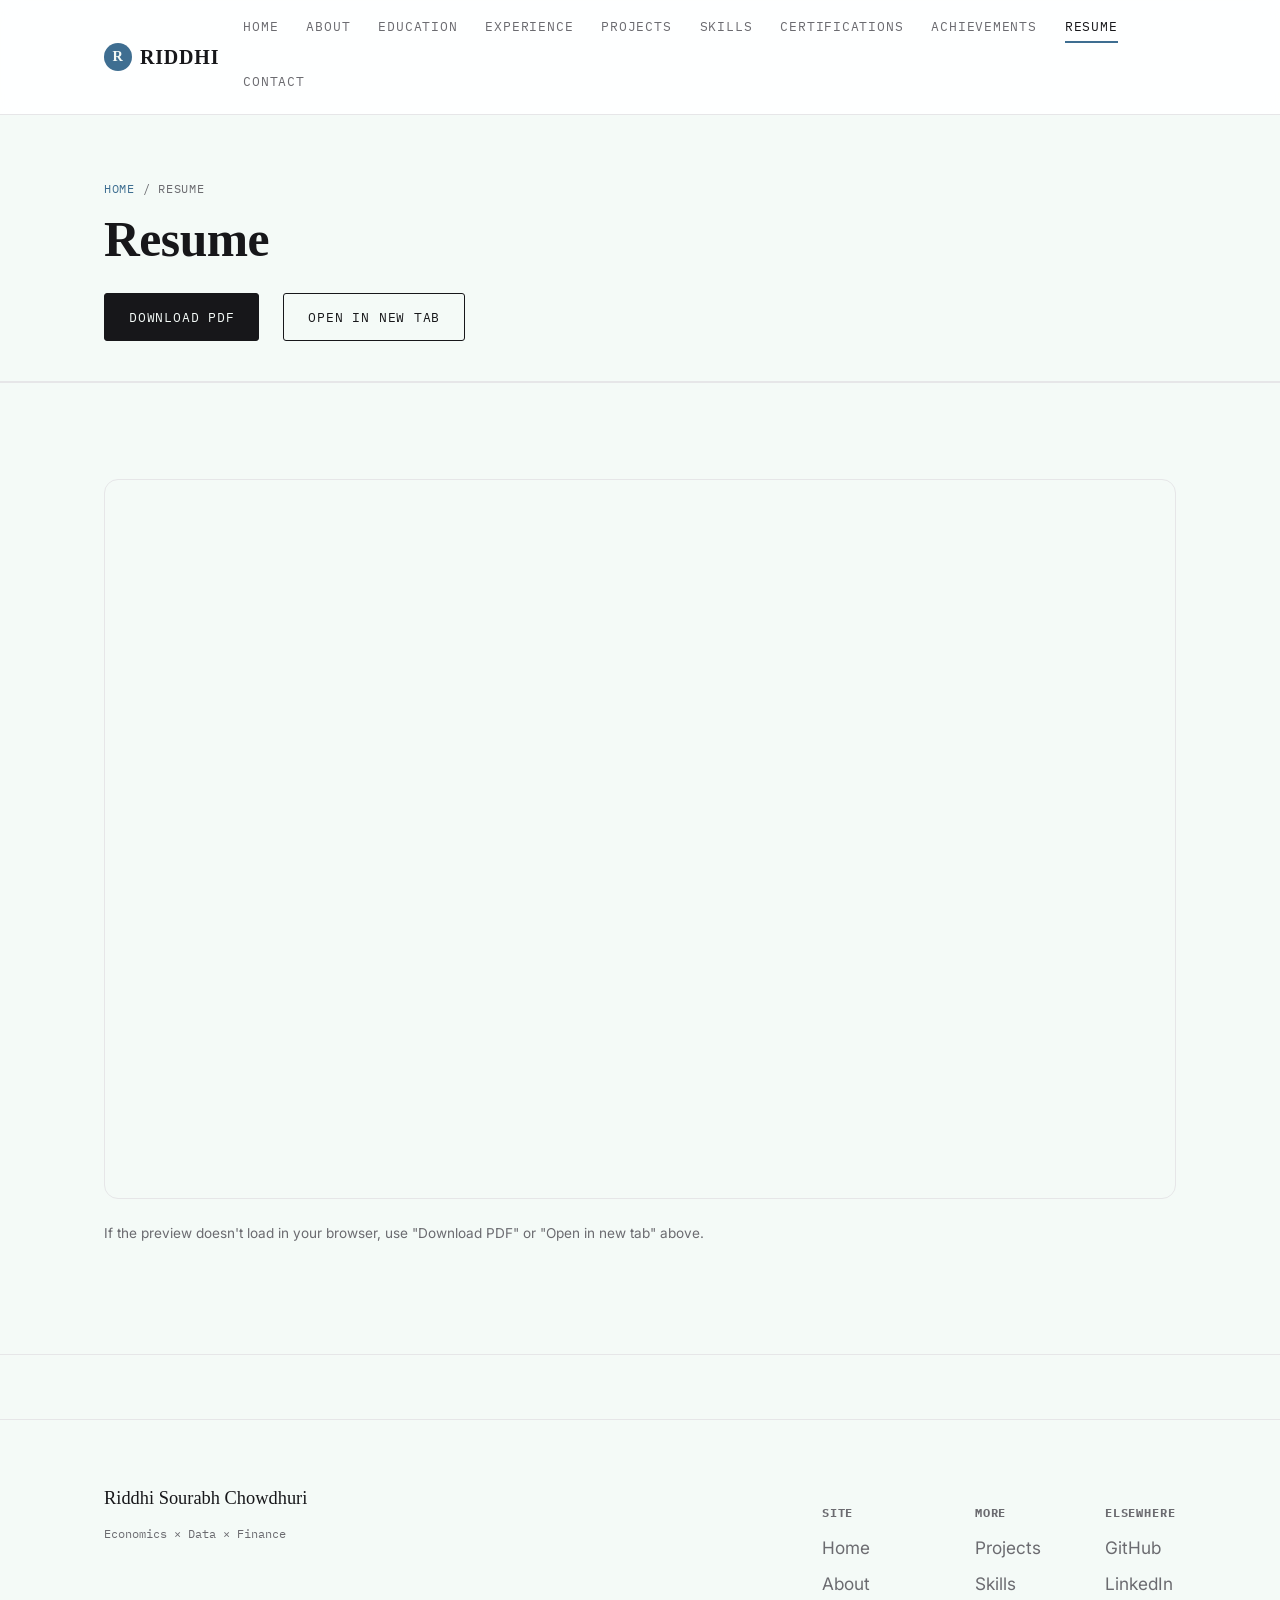
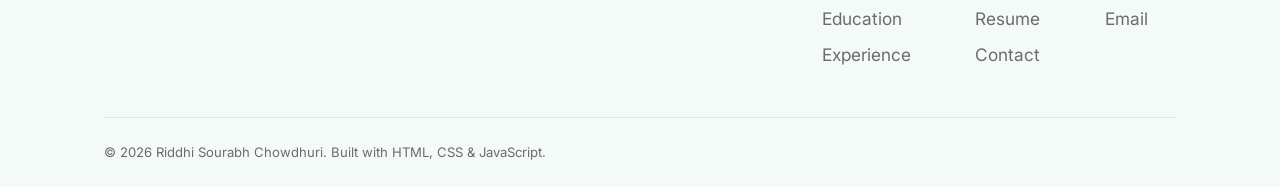
<file: resume.html>
<!DOCTYPE html>
<html lang="en">
<head>
<meta charset="UTF-8">
<meta name="viewport" content="width=device-width, initial-scale=1.0">
<title>Resume | Riddhi Chowdhuri</title>
<link rel="preconnect" href="https://fonts.googleapis.com">
<link rel="preconnect" href="https://fonts.gstatic.com" crossorigin>
<link href="https://fonts.googleapis.com/css2?family=Newsreader:ital,opsz,wght@0,6..72,500;0,6..72,600;1,6..72,500&family=Inter:wght@400;500;600;700&family=IBM+Plex+Mono:wght@400;500&display=swap" rel="stylesheet">
<link rel="stylesheet" href="css/style.css">
</head>
<body>

<header class="site-nav">
  <div class="nav-inner">
    <a href="index.html" class="brand"><span class="brand-mark">R</span>RIDDHI</a>
    <nav class="nav-links" id="nav-links">
      <a href="index.html">Home</a>
      <a href="about.html">About</a>
      <a href="education.html">Education</a>
      <a href="experience.html">Experience</a>
      <a href="projects.html">Projects</a>
      <a href="skills.html">Skills</a>
      <a href="certifications.html">Certifications</a>
      <a href="achievements.html">Achievements</a>
      <a href="resume.html">Resume</a>
      <a href="contact.html">Contact</a>
    </nav>
    <div class="nav-actions">
      <button class="theme-toggle" aria-label="Switch to dark mode">☾</button>
      <button class="hamburger" aria-label="Open menu" aria-expanded="false"><span></span></button>
    </div>
  </div>
</header>

<main>
  <section class="page-header">
    <div class="container">
      <p class="breadcrumb"><a href="index.html">Home</a> / Resume</p>
      <h1>Resume</h1>
      <div class="hero-cta" style="margin-top:1.5rem;">
        <a href="assets/Riddhi_Chowdhuri_Resume.pdf" class="btn btn-primary" download>Download PDF</a>
        <a href="assets/Riddhi_Chowdhuri_Resume.pdf" target="_blank" rel="noopener" class="btn btn-outline">Open in new tab</a>
      </div>
    </div>
  </section>

  <section class="band">
    <div class="container">
      <iframe class="resume-embed reveal" src="assets/Riddhi_Chowdhuri_Resume.pdf" title="Riddhi Chowdhuri Resume PDF preview"></iframe>
      <p style="margin-top:1rem; font-size:.85rem;">If the preview doesn't load in your browser, use "Download PDF" or "Open in new tab" above.</p>
    </div>
  </section>
</main>

<footer>
  <div class="container">
    <div class="footer-grid">
      <div>
        <div class="footer-brand">Riddhi Sourabh Chowdhuri</div>
        <span class="tag">Economics × Data × Finance</span>
      </div>
      <div class="footer-links">
        <div class="footer-col">
          <h5>Site</h5>
          <a href="index.html">Home</a>
          <a href="about.html">About</a>
          <a href="education.html">Education</a>
          <a href="experience.html">Experience</a>
        </div>
        <div class="footer-col">
          <h5>More</h5>
          <a href="projects.html">Projects</a>
          <a href="skills.html">Skills</a>
          <a href="resume.html">Resume</a>
          <a href="contact.html">Contact</a>
        </div>
        <div class="footer-col">
          <h5>Elsewhere</h5>
          <a href="https://github.com/riddhichowdhuri" target="_blank" rel="noopener">GitHub</a>
          <a href="https://www.linkedin.com/in/riddhi-chowdhuri-856390242/" target="_blank" rel="noopener">LinkedIn</a>
          <a href="mailto:4riddhi2005@gmail.com">Email</a>
        </div>
      </div>
    </div>
    <div class="footer-bottom">
      <span>© <span data-year>2026</span> Riddhi Sourabh Chowdhuri. Built with HTML, CSS &amp; JavaScript.</span>
    </div>
  </div>
</footer>

<script src="js/script.js"></script>
</body>
</html>
</file>
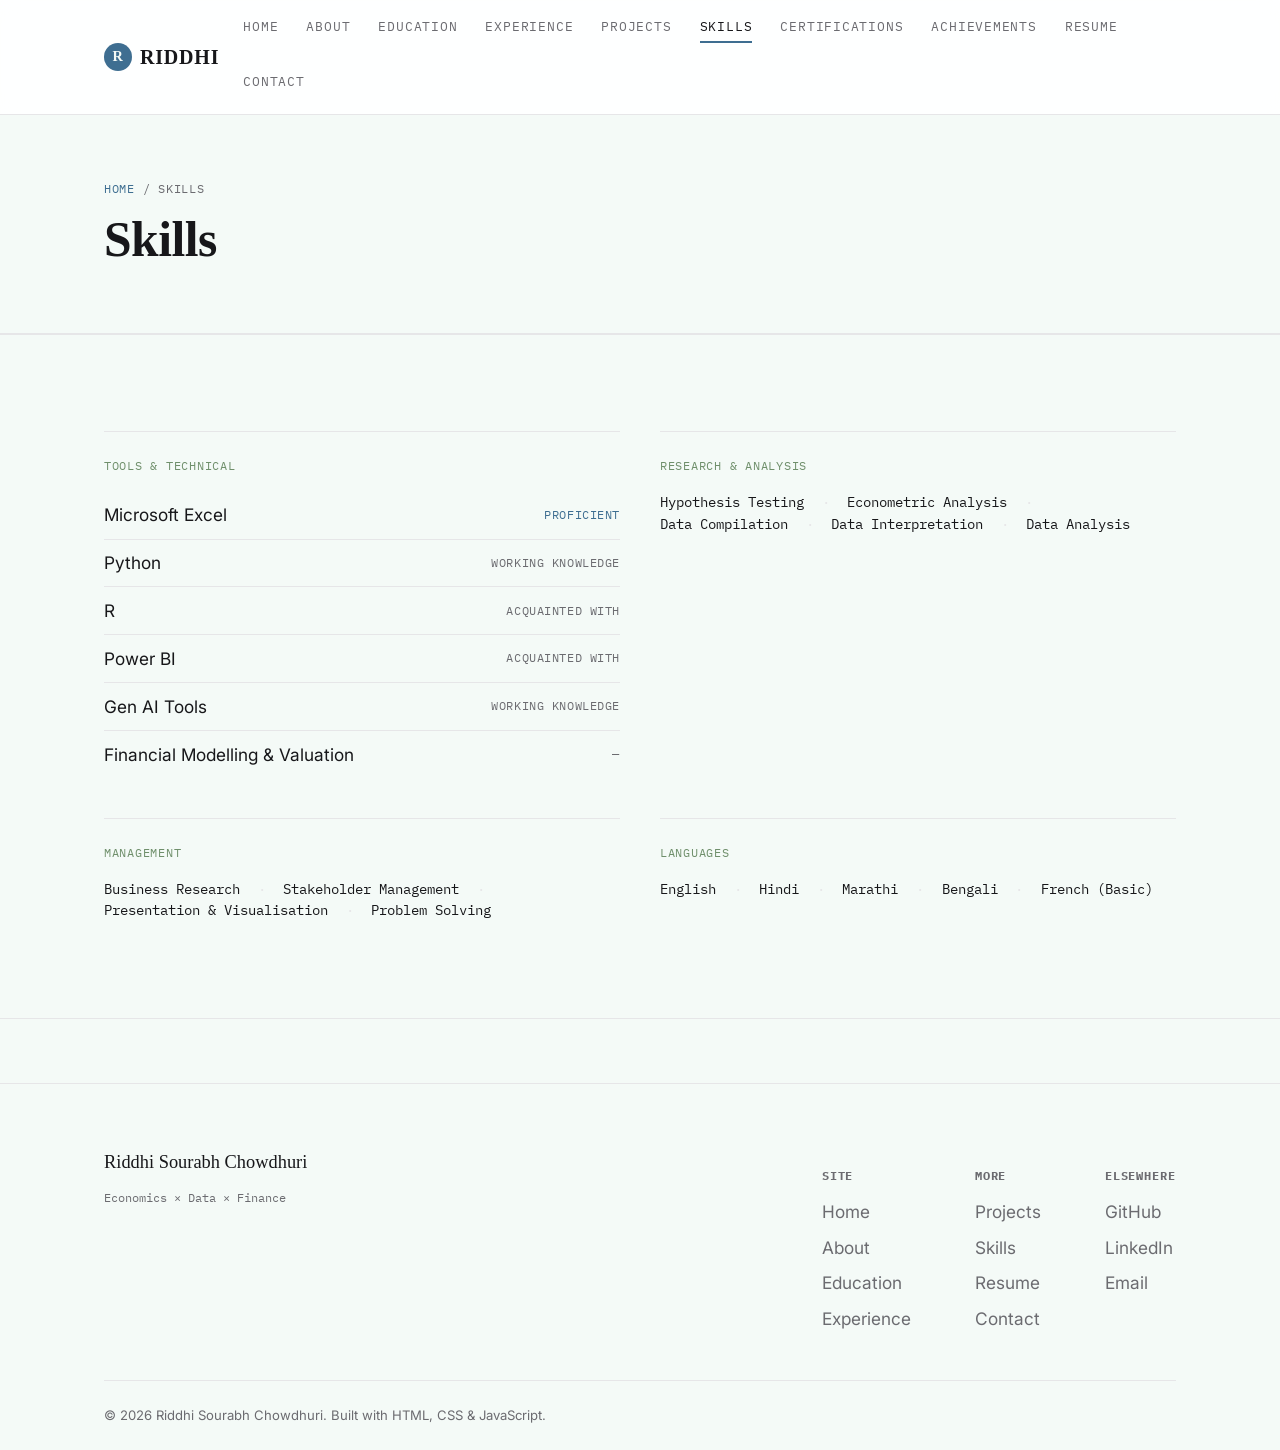
<file: skills.html>
<!DOCTYPE html>
<html lang="en">
<head>
<meta charset="UTF-8">
<meta name="viewport" content="width=device-width, initial-scale=1.0">
<title>Skills | Riddhi Chowdhuri</title>
<link rel="preconnect" href="https://fonts.googleapis.com">
<link rel="preconnect" href="https://fonts.gstatic.com" crossorigin>
<link href="https://fonts.googleapis.com/css2?family=Newsreader:ital,opsz,wght@0,6..72,500;0,6..72,600;1,6..72,500&family=Inter:wght@400;500;600;700&family=IBM+Plex+Mono:wght@400;500&display=swap" rel="stylesheet">
<link rel="stylesheet" href="css/style.css">
</head>
<body>

<header class="site-nav">
  <div class="nav-inner">
    <a href="index.html" class="brand"><span class="brand-mark">R</span>RIDDHI</a>
    <nav class="nav-links" id="nav-links">
      <a href="index.html">Home</a>
      <a href="about.html">About</a>
      <a href="education.html">Education</a>
      <a href="experience.html">Experience</a>
      <a href="projects.html">Projects</a>
      <a href="skills.html">Skills</a>
      <a href="certifications.html">Certifications</a>
      <a href="achievements.html">Achievements</a>
      <a href="resume.html">Resume</a>
      <a href="contact.html">Contact</a>
    </nav>
    <div class="nav-actions">
      <button class="theme-toggle" aria-label="Switch to dark mode">☾</button>
      <button class="hamburger" aria-label="Open menu" aria-expanded="false"><span></span></button>
    </div>
  </div>
</header>

<main>
  <section class="page-header">
    <div class="container">
      <p class="breadcrumb"><a href="index.html">Home</a> / Skills</p>
      <h1>Skills</h1>
    </div>
  </section>

  <section class="band">
    <div class="container">
      <div class="grid grid-2" style="gap:2.5rem;">

        <div class="card reveal">
          <p class="cat">Tools &amp; Technical</p>
          <div style="margin-top:1rem;">
            <div class="skill-row"><span>Microsoft Excel</span><span class="skill-level high">Proficient</span></div>
            <div class="skill-row"><span>Python</span><span class="skill-level">Working Knowledge</span></div>
            <div class="skill-row"><span>R</span><span class="skill-level">Acquainted With</span></div>
            <div class="skill-row"><span>Power BI</span><span class="skill-level">Acquainted With</span></div>
            <div class="skill-row"><span>Gen AI Tools</span><span class="skill-level">Working Knowledge</span></div>
            <div class="skill-row"><span>Financial Modelling &amp; Valuation</span><span class="skill-level">—</span></div>

          </div>
        </div>

        <div class="card reveal">
          <p class="cat">Research &amp; Analysis</p>
          <div class="skill-tags" style="margin-top:1rem;">
            <span class="skill-tag">Hypothesis Testing</span>
            <span class="skill-tag">Econometric Analysis</span>
            <span class="skill-tag">Data Compilation</span>
            <span class="skill-tag">Data Interpretation</span>
            <span class="skill-tag">Data Analysis</span>
          </div>
        </div>

        <div class="card reveal">
          <p class="cat">Management</p>
          <div class="skill-tags" style="margin-top:1rem;">
            <span class="skill-tag">Business Research</span>
            <span class="skill-tag">Stakeholder Management</span>
            <span class="skill-tag">Presentation &amp; Visualisation</span>
            <span class="skill-tag">Problem Solving</span>
          </div>
        </div>

        <div class="card reveal">
          <p class="cat">Languages</p>
          <div class="skill-tags" style="margin-top:1rem;">
            <span class="skill-tag">English</span>
            <span class="skill-tag">Hindi</span>
            <span class="skill-tag">Marathi</span>
            <span class="skill-tag">Bengali</span>
            <span class="skill-tag">French (Basic)</span>
          </div>
        </div>

      </div>
    </div>
  </section>
</main>

<footer>
  <div class="container">
    <div class="footer-grid">
      <div>
        <div class="footer-brand">Riddhi Sourabh Chowdhuri</div>
        <span class="tag">Economics × Data × Finance</span>
      </div>
      <div class="footer-links">
        <div class="footer-col">
          <h5>Site</h5>
          <a href="index.html">Home</a>
          <a href="about.html">About</a>
          <a href="education.html">Education</a>
          <a href="experience.html">Experience</a>
        </div>
        <div class="footer-col">
          <h5>More</h5>
          <a href="projects.html">Projects</a>
          <a href="skills.html">Skills</a>
          <a href="resume.html">Resume</a>
          <a href="contact.html">Contact</a>
        </div>
        <div class="footer-col">
          <h5>Elsewhere</h5>
          <a href="https://github.com/riddhichowdhuri" target="_blank" rel="noopener">GitHub</a>
          <a href="https://www.linkedin.com/in/riddhi-chowdhuri-856390242/" target="_blank" rel="noopener">LinkedIn</a>
          <a href="mailto:4riddhi2005@gmail.com">Email</a>
        </div>
      </div>
    </div>
    <div class="footer-bottom">
      <span>© <span data-year>2026</span> Riddhi Sourabh Chowdhuri. Built with HTML, CSS &amp; JavaScript.</span>
    </div>
  </div>
</footer>

<script src="js/script.js"></script>
</body>
</html>
</file>
<file: css/style.css>
/* =========================================================
   Riddhi Chowdhuri — Portfolio Design System
   Editorial ledger aesthetic: cream paper, ink text,
   brass + data-blue accents, serif display / mono labels.

   FONTS: this file expects Fraunces, Inter and IBM Plex Mono
   to be loaded via <link> in each page's <head>.
   See the Google Fonts snippet provided alongside this file.
   ========================================================= */

:root{
  /* ---- color: light (default) ---- */
  --bg:            #F4FAF7;
  --bg-raised:     #F4FAF7;
  --text:          #17171a;
  --text-muted:    #6b6b70;
  --rule:          #e6e6e8;
  --line-dark:     #17171a;
  --accent:        #3E6E91;      /* dusty steel-blue — primary accent: nav, buttons, links, icons */
  --brass:         #6F8F6B;      /* soft sage green — secondary accent, used sparingly */
  --data-blue:     #5A8CA6;      /* lighter blue — form success / "missing" state */
  --card-bg:       transparent;
  --card-shadow:   none;
  --nav-bg:        rgba(255,255,255,.9);
  --inverse-bg:    #17171a;
  --inverse-text:  #ffffff;

  /* ---- type ---- */
  --font-display: "Fraunces", Georgia, serif;
  --font-body:    "Inter", -apple-system, BlinkMacSystemFont, "Segoe UI", sans-serif;
  --font-mono:    "IBM Plex Mono", ui-monospace, Menlo, monospace;

  --step--1: clamp(.78rem, .76rem + .1vw, .86rem);
  --step-0:  clamp(1rem, .96rem + .2vw, 1.08rem);
  --step-1:  clamp(1.2rem, 1.1rem + .5vw, 1.45rem);
  --step-2:  clamp(1.5rem, 1.3rem + 1vw, 2rem);
  --step-3:  clamp(2rem, 1.6rem + 2vw, 3.1rem);
  --step-4:  clamp(2.6rem, 2rem + 3vw, 4.2rem);

  --space-1: .5rem;
  --space-2: 1rem;
  --space-3: 1.5rem;
  --space-4: 2.5rem;
  --space-5: 4rem;
  --space-6: 6rem;

  --radius: 14px;
  --container: 1120px;
  --transition: .25s ease;
}

*, *::before, *::after{ box-sizing: border-box; }
html{ scroll-behavior: smooth; }
body{
  margin:0;
  background: var(--bg);
  color: var(--text);
  font-family: var(--font-body);
  font-size: var(--step-0);
  line-height: 1.6;
  -webkit-font-smoothing: antialiased;
  transition: background var(--transition), color var(--transition);
  overflow-x: hidden;
}
img, svg{ max-width:100%; display:block; }
a{ color: inherit; text-decoration: none; }
h1,h2,h3,h4{
  font-family: var(--font-display);
  font-weight: 600;
  line-height: 1.15;
  margin: 0 0 .5em;
  letter-spacing: -.01em;
}
h1{ font-size: var(--step-4); }
h2{ font-size: var(--step-3); }
h3{ font-size: var(--step-1); }
p{ margin: 0 0 1em; color: var(--text-muted); }
ul{ margin:0; padding:0; list-style:none; }
button{ font-family: inherit; cursor:pointer; }

.container{
  max-width: var(--container);
  margin-inline: auto;
  padding-inline: var(--space-3);
}
.text-center{ text-align:center; }

/* ---------- NAV ---------- */
.site-nav{
  position: sticky; top:0; z-index: 100;
  background: var(--nav-bg);
  backdrop-filter: blur(10px);
  border-bottom: 1px solid var(--rule);
}
.nav-inner{
  max-width: var(--container);
  margin-inline:auto;
  padding: 1rem var(--space-3);
  display:flex; align-items:center; justify-content:space-between;
  gap: var(--space-3);
}
.brand{
  font-family: var(--font-display);
  font-size: 1.25rem;
  font-weight:600;
  letter-spacing:.04em;
  display:flex; align-items:center; gap:.5rem;
}
.brand-mark{
  display:inline-flex; align-items:center; justify-content:center;
  width:28px; height:28px; border-radius:50%;
  background: var(--accent); color: var(--bg-raised);
  font-size:.9rem;
}
.nav-links{ display:flex; gap: 1.75rem; flex-wrap:wrap; }
.nav-links a{
  font-family: var(--font-mono);
  font-size: .82rem;
  text-transform: uppercase;
  letter-spacing:.06em;
  color: var(--text-muted);
  padding-bottom: 4px;
  border-bottom: 2px solid transparent;
  transition: color var(--transition), border-color var(--transition);
}
.nav-links a:hover{ color: var(--text); }
.nav-links a.active{ color: var(--text); border-color: var(--accent); }
.nav-actions{ display:flex; align-items:center; gap: .75rem; }
.theme-toggle{ display:none; }
.hamburger{
  display:none; flex-direction:column; justify-content:center; gap:5px;
  width:36px; height:36px; background:none; border:none;
}
.hamburger span, .hamburger::before, .hamburger::after{
  content:""; display:block; height:2px; width:22px; background: var(--text);
  transition: transform var(--transition), opacity var(--transition);
}
.hamburger.is-open::before{ transform: translateY(7px) rotate(45deg); }
.hamburger.is-open::after{ transform: translateY(-7px) rotate(-45deg); }
.hamburger.is-open span{ opacity:0; }

/* ---------- BUTTONS ---------- */
.btn{
  display:inline-flex; align-items:center; justify-content:center;
  padding: .8rem 1.5rem; border-radius: 3px;
  font-family: var(--font-mono); font-size: .82rem; text-transform:uppercase;
  letter-spacing:.06em; border:1px solid var(--line-dark);
  transition: background var(--transition), color var(--transition), border-color var(--transition);
}
.btn-primary{ background: var(--text); color: var(--bg); border-color: var(--text); }
.btn-primary:hover{ background: var(--accent); border-color: var(--accent); color: var(--bg-raised); }
.btn-outline{ border-color: var(--line-dark); color: var(--text); background:transparent; }
.btn-outline:hover{ border-color: var(--accent); color: var(--accent); }
.btn-text{ font-family: var(--font-mono); font-size:.82rem; text-transform:uppercase; letter-spacing:.06em; border-bottom:1px solid var(--accent); padding-bottom:2px; }

/* ---------- HERO ---------- */
.hero{ padding: var(--space-6) 0 var(--space-5); }
.hero-grid{ display:grid; grid-template-columns: 1.1fr .9fr; gap: var(--space-5); align-items:center; }
.eyebrow{
  font-family: var(--font-mono); font-size:.78rem; text-transform:uppercase;
  letter-spacing:.12em; color: var(--accent); display:block; margin-bottom:.75rem;
}
.lede{ font-size: var(--step-1); max-width: 46ch; color: var(--text-muted); }
.hero-cta{ display:flex; align-items:center; gap: var(--space-3); flex-wrap:wrap; margin-top: var(--space-3); }
.hero-visual{ position:relative; }
.hero-fig{ width:100%; height:auto; }

/* ---------- STATS ---------- */
.stats-strip{
  margin-top: var(--space-5);
  display:grid; grid-template-columns: repeat(4,1fr);
  border-top: 1px solid var(--rule); border-bottom: 1px solid var(--rule);
}
.stat-card{
  padding: var(--space-3) var(--space-2);
  border-right: 1px solid var(--rule);
  position:relative;
}
.stat-card:last-child{ border-right:none; }
.stat-index{ font-family: var(--font-mono); font-size:.72rem; color: var(--text-muted); }
.stat-value{ font-family: var(--font-display); font-size: var(--step-2); margin: .25rem 0; }
.stat-value.tabular{ font-variant-numeric: tabular-nums; }
.stat-label{ font-size: .85rem; color: var(--text-muted); }

/* ---------- SECTIONS / CARDS ---------- */
.band{ padding: var(--space-6) 0; border-top:1px solid var(--rule); border-bottom:1px solid var(--rule); }
.band-inverse{ padding: var(--space-6) 0; border-top:1px solid var(--rule); border-bottom:1px solid var(--rule); }
.section-head{ margin-bottom: var(--space-4); max-width: 60ch; }
.grid{ display:grid; gap: var(--space-3); }
.grid-2{ grid-template-columns: repeat(2,1fr); }
.grid-3{ grid-template-columns: repeat(3,1fr); }
.grid-4{ grid-template-columns: repeat(4,1fr); }
.card{
  background: transparent; border:0; border-top:1px solid var(--rule); border-radius:0;
  padding: var(--space-3) 0 0; box-shadow:none; transition:none;
}
.card .icon{
  font-family: var(--font-mono); font-size:.72rem; color: var(--accent);
  width:auto; height:auto; border:0; border-radius:0; text-transform:uppercase; letter-spacing:.08em;
  display:block; margin-bottom: .6rem;
}
.cat{ font-family: var(--font-mono); font-size:.78rem; color: var(--brass); text-transform:uppercase; letter-spacing:.06em; }

/* ---------- REVEAL ANIMATION ---------- */
.reveal{ opacity:0; transform: translateY(18px); transition: opacity .6s ease, transform .6s ease; }
.reveal.is-visible{ opacity:1; transform:none; }

/* ---------- PAGE HEADER (inner pages) ---------- */
.page-header{ padding: var(--space-5) 0 var(--space-4); border-bottom: 1px solid var(--rule); }
.page-header h1{ font-size: var(--step-3); }
.breadcrumb{ font-family: var(--font-mono); font-size:.78rem; color: var(--text-muted); text-transform:uppercase; letter-spacing:.06em; margin-bottom:.75rem; }
.breadcrumb a{ color: var(--accent); }

/* ---------- TIMELINE (education/experience) ---------- */
.timeline{ display:flex; flex-direction:column; gap: var(--space-4); }
.timeline-item{
  display:grid; grid-template-columns: 200px 1fr; gap: var(--space-3);
  padding-bottom: var(--space-4); border-bottom:1px solid var(--rule);
}
.timeline-item:last-child{ border-bottom:none; }
.timeline-date{ font-family: var(--font-mono); font-size:.82rem; color: var(--accent); }
.timeline-item h3{ margin-bottom:.25rem; }
.timeline-org{ font-family: var(--font-mono); font-size:.82rem; color: var(--text-muted); margin-bottom:.75rem; display:block; }
.timeline-item ul{ display:flex; flex-direction:column; gap:.5rem; }
.timeline-item li{ position:relative; padding-left:1.1rem; color: var(--text-muted); }
.timeline-item li::before{ content:"—"; position:absolute; left:0; color: var(--accent); }
.score-pill{
  display:inline; font-family: var(--font-mono); font-size:.75rem; color: var(--text-muted);
  border:0; padding:0; margin-right: 1.1rem;
}

/* ---------- PROJECTS ---------- */
.filter-bar{ display:flex; gap: 0 1.2rem; flex-wrap:wrap; margin-bottom: var(--space-4); padding-bottom: var(--space-2); border-bottom:1px solid var(--rule); }
.filter-btn{
  font-family: var(--font-mono); font-size:.78rem; text-transform:uppercase; letter-spacing:.05em;
  padding:0; border:0; border-radius:0; background:none; color: var(--text-muted);
  transition: color var(--transition);
}
.filter-btn.active, .filter-btn:hover{ background:none; color: var(--accent); text-decoration:underline; text-underline-offset:4px; }
.project-card{ cursor:pointer; }
.project-card .meta-row{ display:flex; flex-wrap:wrap; margin-top: var(--space-2); font-size:.78rem; }
.chip{ font-family: var(--font-mono); font-size:.78rem; background:none; border:0; border-radius:0; padding:0; margin-right:1.1rem; color: var(--text-muted); }
.missing{ color: var(--data-blue); font-style: italic; }
.link{ color: var(--accent); border-bottom: 1px solid var(--rule); transition: border-color .2s ease; }
.link:hover{ border-color: var(--accent); }

/* ---------- MODAL ---------- */
.modal-overlay{
  position: fixed; inset:0; background: rgba(20,19,15,.55);
  display:none; align-items:center; justify-content:center; padding: var(--space-3); z-index:200;
}
.modal-overlay.is-open{ display:flex; }
.modal{
  background: var(--card-bg); border-radius: var(--radius); max-width:640px; width:100%;
  max-height:85vh; overflow-y:auto; padding: var(--space-4); position:relative;
  box-shadow: var(--card-shadow);
}
.modal-close{
  position:absolute; top: var(--space-2); right: var(--space-2);
  background:none; border:1px solid var(--rule); border-radius:50%; width:32px; height:32px; font-size:1rem;
}
.modal dt{ font-family: var(--font-mono); font-size:.72rem; text-transform:uppercase; color: var(--accent); margin-top: var(--space-2); }
.modal dd{ margin:0 0 .5rem; color: var(--text-muted); }

/* ---------- SKILLS ---------- */
.skill-tags{ display:flex; flex-wrap:wrap; }
.skill-tag{ font-family: var(--font-mono); font-size:.85rem; border:0; border-radius:0; padding:0; background:none; margin-right:1.1rem; }
.skill-tag:last-child{ margin-right:0; }
.skill-tag:not(:last-child)::after{ content:"·"; margin-left:1.1rem; color: var(--rule); }
.skill-row{ display:flex; align-items:center; justify-content:space-between; gap:1rem; padding:.6rem 0; border-bottom:1px solid var(--rule); }
.skill-row:last-child{ border-bottom:0; }
.skill-level{ font-family: var(--font-mono); font-size:.72rem; text-transform:uppercase; letter-spacing:.05em; color: var(--text-muted); white-space:nowrap; }
.skill-level.high{ color: var(--accent); }

/* ---------- CERTS / ACHIEVEMENTS ---------- */
.cert-list, .ach-list{ display:flex; flex-direction:column; }
.cert-item, .ach-item{
  display:flex; gap: var(--space-3); align-items:flex-start; padding: var(--space-3) 0;
  border:0; border-top:1px solid var(--rule); border-radius:0; background:none;
}
.cert-list > :first-child, .ach-list > :first-child{ border-top:0; padding-top:0; }
.cert-item .icon, .ach-item .icon{ flex-shrink:0; font-family: var(--font-mono); font-size:.72rem; color: var(--accent); text-transform:uppercase; letter-spacing:.08em; width:auto; }

/* ---------- RESUME PAGE ---------- */
.resume-embed{ width:100%; height:80vh; border:1px solid var(--rule); border-radius: var(--radius); background: var(--bg-raised); }

/* ---------- CONTACT FORM ---------- */
.form-grid{ display:grid; gap: var(--space-2); max-width: 560px; }
.field{ display:flex; flex-direction:column; gap:.4rem; }
.field label{ font-family: var(--font-mono); font-size:.75rem; text-transform:uppercase; letter-spacing:.05em; color: var(--text-muted); }
.field input, .field textarea{
  font-family: var(--font-body); font-size: 1rem; padding: .75rem .9rem;
  border:1px solid var(--rule); border-radius:8px; background: var(--bg-raised); color: var(--text);
}
.field input:focus, .field textarea:focus{ outline:2px solid var(--accent); outline-offset:1px; }
.field-error{ font-size:.78rem; color:#b0483f; min-height:1em; }
.form-status{ font-family: var(--font-mono); font-size:.85rem; margin-top: var(--space-2); }
.form-status.success{ color: var(--data-blue); }
.form-status.error{ color:#b0483f; }
.contact-info{ display:flex; flex-direction:column; gap: var(--space-2); }
.contact-info a{ display:flex; align-items:center; gap:.6rem; }

/* ---------- FOOTER ---------- */
footer{ border-top: 1px solid var(--rule); padding: var(--space-5) 0 var(--space-3); margin-top: var(--space-5); }
.footer-grid{ display:flex; justify-content:space-between; gap: var(--space-4); flex-wrap:wrap; }
.footer-brand{ font-family: var(--font-display); font-size:1.15rem; margin-bottom:.25rem; }
.tag{ font-family: var(--font-mono); font-size:.78rem; color: var(--text-muted); }
.footer-links{ display:flex; gap: var(--space-5); flex-wrap:wrap; }
.footer-col h5{ font-family: var(--font-mono); font-size:.72rem; text-transform:uppercase; letter-spacing:.08em; color: var(--text-muted); margin-bottom: .75rem; }
.footer-col a{ display:block; margin-bottom:.5rem; color: var(--text-muted); transition: color var(--transition); }
.footer-col a:hover{ color: var(--text); }
.footer-bottom{ margin-top: var(--space-4); padding-top: var(--space-3); border-top:1px solid var(--rule); font-size:.82rem; color: var(--text-muted); }

/* ---------- RESPONSIVE ---------- */
@media (max-width: 900px){
  .hero-grid{ grid-template-columns: 1fr; }
  .hero-visual{ order:-1; max-width:280px; margin-inline:auto; }
  .grid-4{ grid-template-columns: repeat(2,1fr); }
  .grid-3{ grid-template-columns: repeat(2,1fr); }
  .flow-row{ grid-template-columns: repeat(2,1fr) !important; row-gap:1.75rem !important; }
  .stats-strip{ grid-template-columns: repeat(2,1fr); }
  .stat-card:nth-child(2){ border-right:none; }
  .stat-card{ border-bottom:1px solid var(--rule); }
  .timeline-item{ grid-template-columns: 1fr; }
}
@media (max-width: 700px){
  .nav-links{
    position:fixed; inset: 65px 0 auto 0; background: var(--bg); border-bottom:1px solid var(--rule);
    flex-direction:column; padding: var(--space-3); gap: 1.1rem;
    transform: translateY(-120%); opacity:0; pointer-events:none;
    transition: transform var(--transition), opacity var(--transition);
  }
  .nav-links.is-open{ transform: translateY(0); opacity:1; pointer-events:auto; }
  .hamburger{ display:flex; }
  .grid-4, .grid-3, .grid-2{ grid-template-columns: 1fr; }
  .flow-row{ grid-template-columns: 1fr !important; }
  .footer-grid{ flex-direction:column; }
}

/* ---------- HOME PAGE ONLY: ivory + light powder blue accent on the stats strip ---------- */
/* Add class="home" to <body> in index.html only for this to apply. */
body.home .stats-strip{
  background: #FAF7EF;                 /* soft ivory */
  border-top: 1px solid #CFE6EF;       /* light powder blue rule */
  border-bottom: 1px solid #CFE6EF;
}
body.home .stat-card{
  border-right-color: #CFE6EF;         /* powder blue divider between stats */
}
body.home .stat-value{
  color: #6FA3B8;                      /* powder blue numbers */
}
body.home .stat-index{
  color: #8FB9C9;
}

/* ---------- HOME PAGE ONLY: simple two-panel bio layout ---------- */
.bio-split{
  display:flex;
  flex-wrap: wrap;
  min-height: calc(100vh - 64px); /* adjust 64px if your nav bar is a different height */
}
.bio-sidebar{
  flex: 1 1 380px;
  max-width: 460px;
  position: relative;
  display:flex;
  flex-direction: column;
  align-items:center;
  justify-content:center;
  gap: 1.1rem;
  padding: 3rem 2rem;
  text-align:center;
  color: #193B3A;
  background:
    linear-gradient(rgba(190,220,215,.55), rgba(155,195,205,.70)),
    url("../assets/riddhi.jpg") center/cover no-repeat;
}
.bio-photo-wrap{
  width: 190px; height: 190px;
  border-radius: 50%;
  overflow:hidden;
  border: 4px solid #fff;
  box-shadow: 0 6px 20px rgba(0,0,0,.35);
}
.bio-photo{ width:100%; height:100%; object-fit:cover; display:block; }
.bio-name{
  font-family: var(--font-display);
  font-weight: 500;
  letter-spacing: .05em;
  font-size: 2rem;
  margin: 0;
}
.bio-title{
  font-family: var(--font-body);
  font-size: .95rem;
  letter-spacing: .02em;
  color: #193B3A;
  padding-top:.6rem;
  border-top: 1px solid rgba(255,255,255,.35);
  margin-top:.4rem;
  width: 78%;
}
.bio-actions{ display:flex; gap:.7rem; margin-top:.4rem; }
.bio-btn{
  border: 1px solid #193B3A;
  color:#193B3A;
  padding:.5rem 1.3rem;
  border-radius: 999px;
  font-size:.85rem;
  font-weight:600;
  text-decoration:none;
  transition: background .2s, color .2s;
}
.bio-btn:hover{ background:#193B3A; color:#fff; }
.bio-social{ display:flex; gap:.9rem; margin-top:.4rem; }
.bio-icon{
  width:36px; height:36px;
  border:1px solid #193B3A;
  border-radius:50%;
  display:flex; align-items:center; justify-content:center;
  color:#193B3A;
  transition: background .2s, color .2s;
}
.bio-icon:hover{ background:#fff; color:#17171a; }

.bio-content{
  flex:2 1 480px;
  background: #ffffff;
  padding: 4rem 4rem;
  display:flex;
  flex-direction:column;
  justify-content:center;
}
.bio-content h2{
  font-family: var(--font-display);
  font-size: 1.9rem;
  margin-bottom: 1.2rem;
}
.bio-content p{
  font-family: var(--font-body);
  font-size: 1.05rem;
  line-height:1.7;
  color: var(--text);
  max-width: 62ch;
  margin-bottom: 1.2rem;
}
.bio-foot{
  margin-top: 2rem;
  padding-top: 1.2rem;
  border-top: 1px solid var(--rule);
  font-size:.85rem;
  color: var(--text-muted);
}

@media (max-width: 860px){
  .bio-split{ flex-direction:column; }
  .bio-sidebar{ max-width:none; padding: 3rem 1.5rem; }
  .bio-content{ padding: 2.5rem 1.5rem; }
}
</file>
